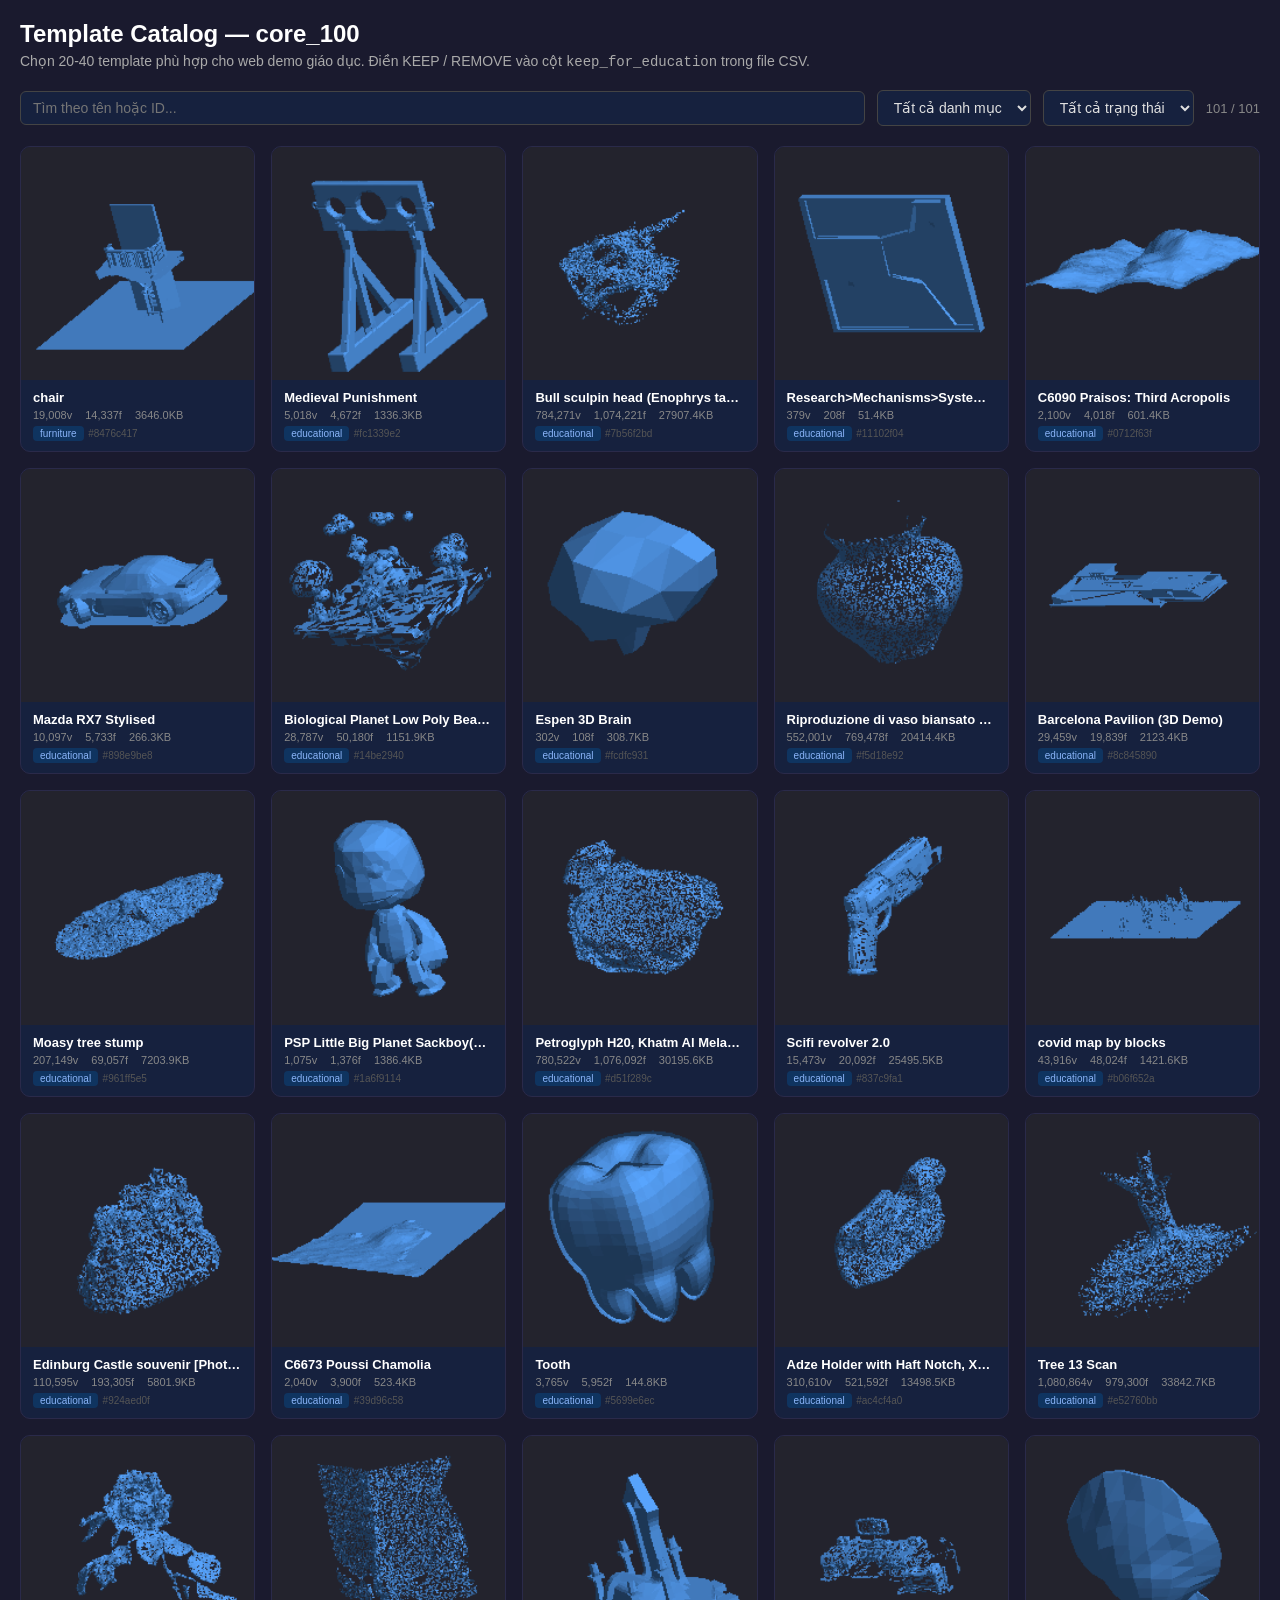
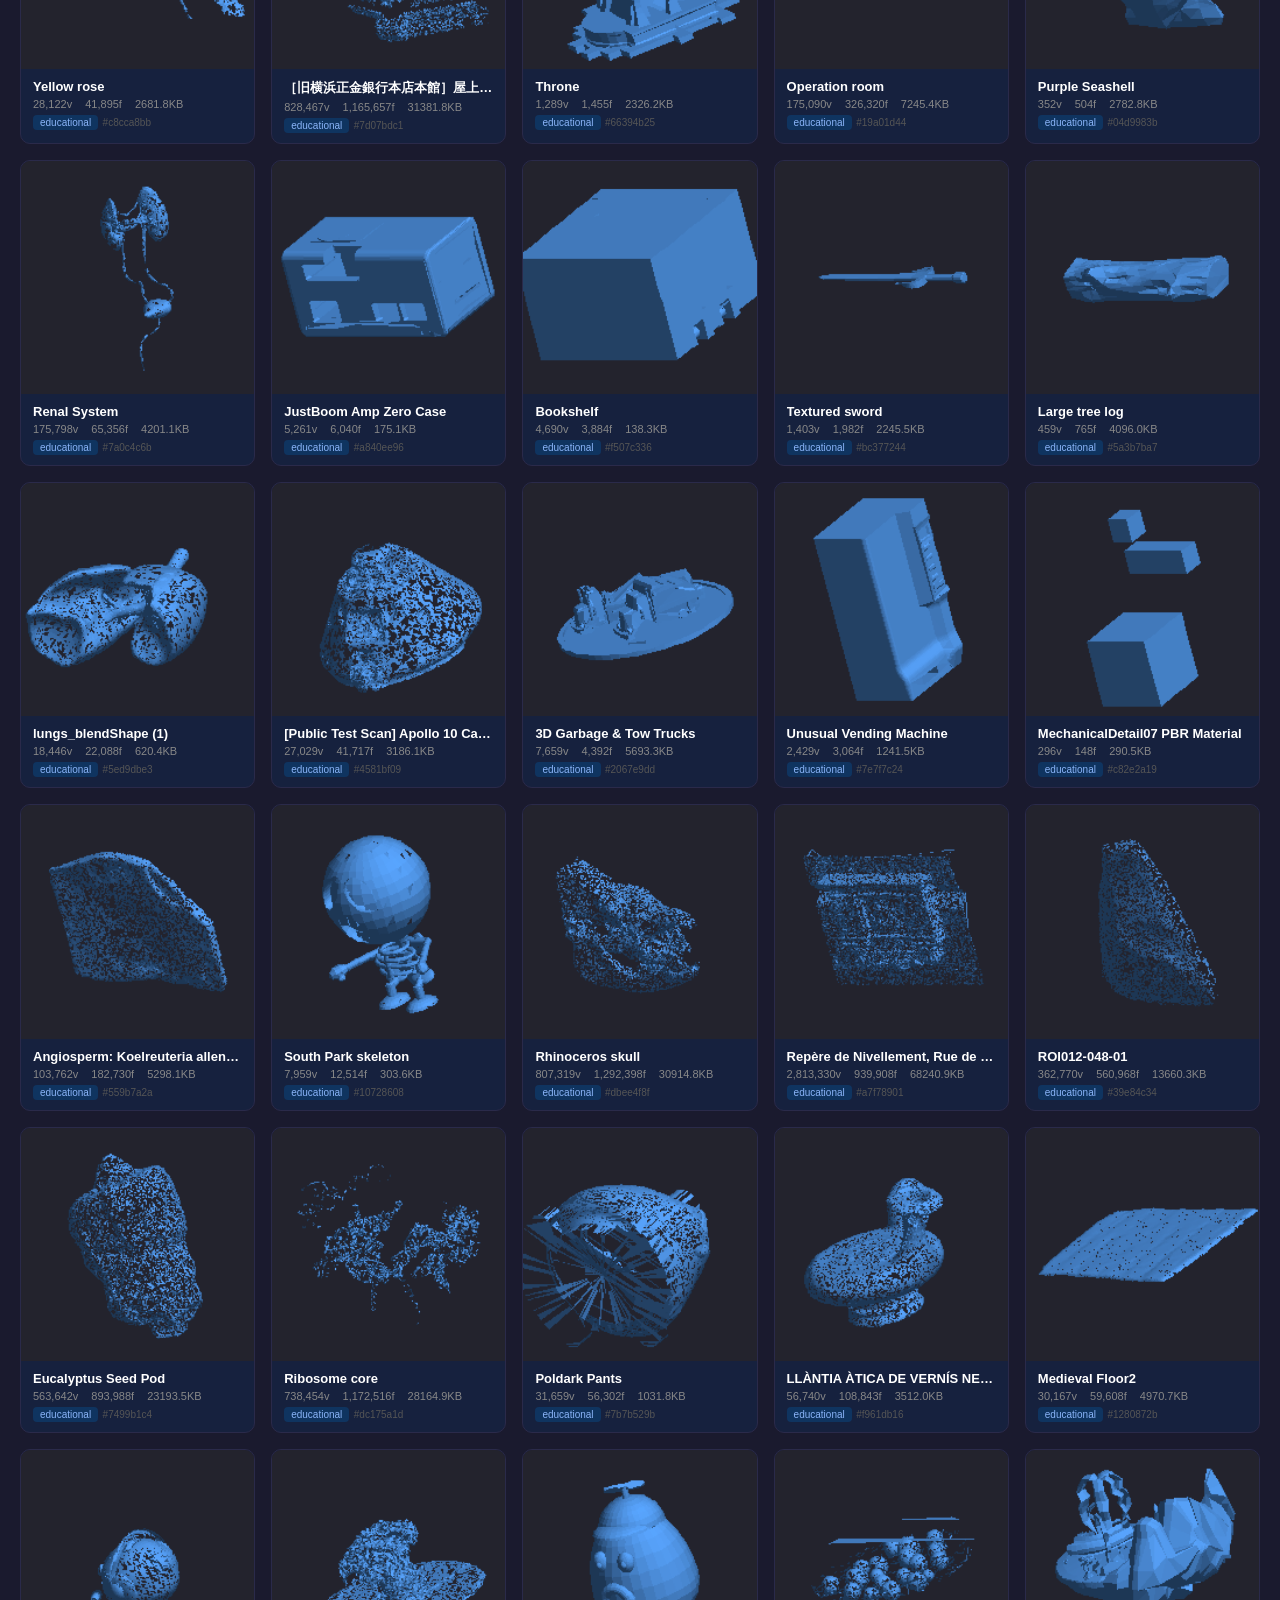
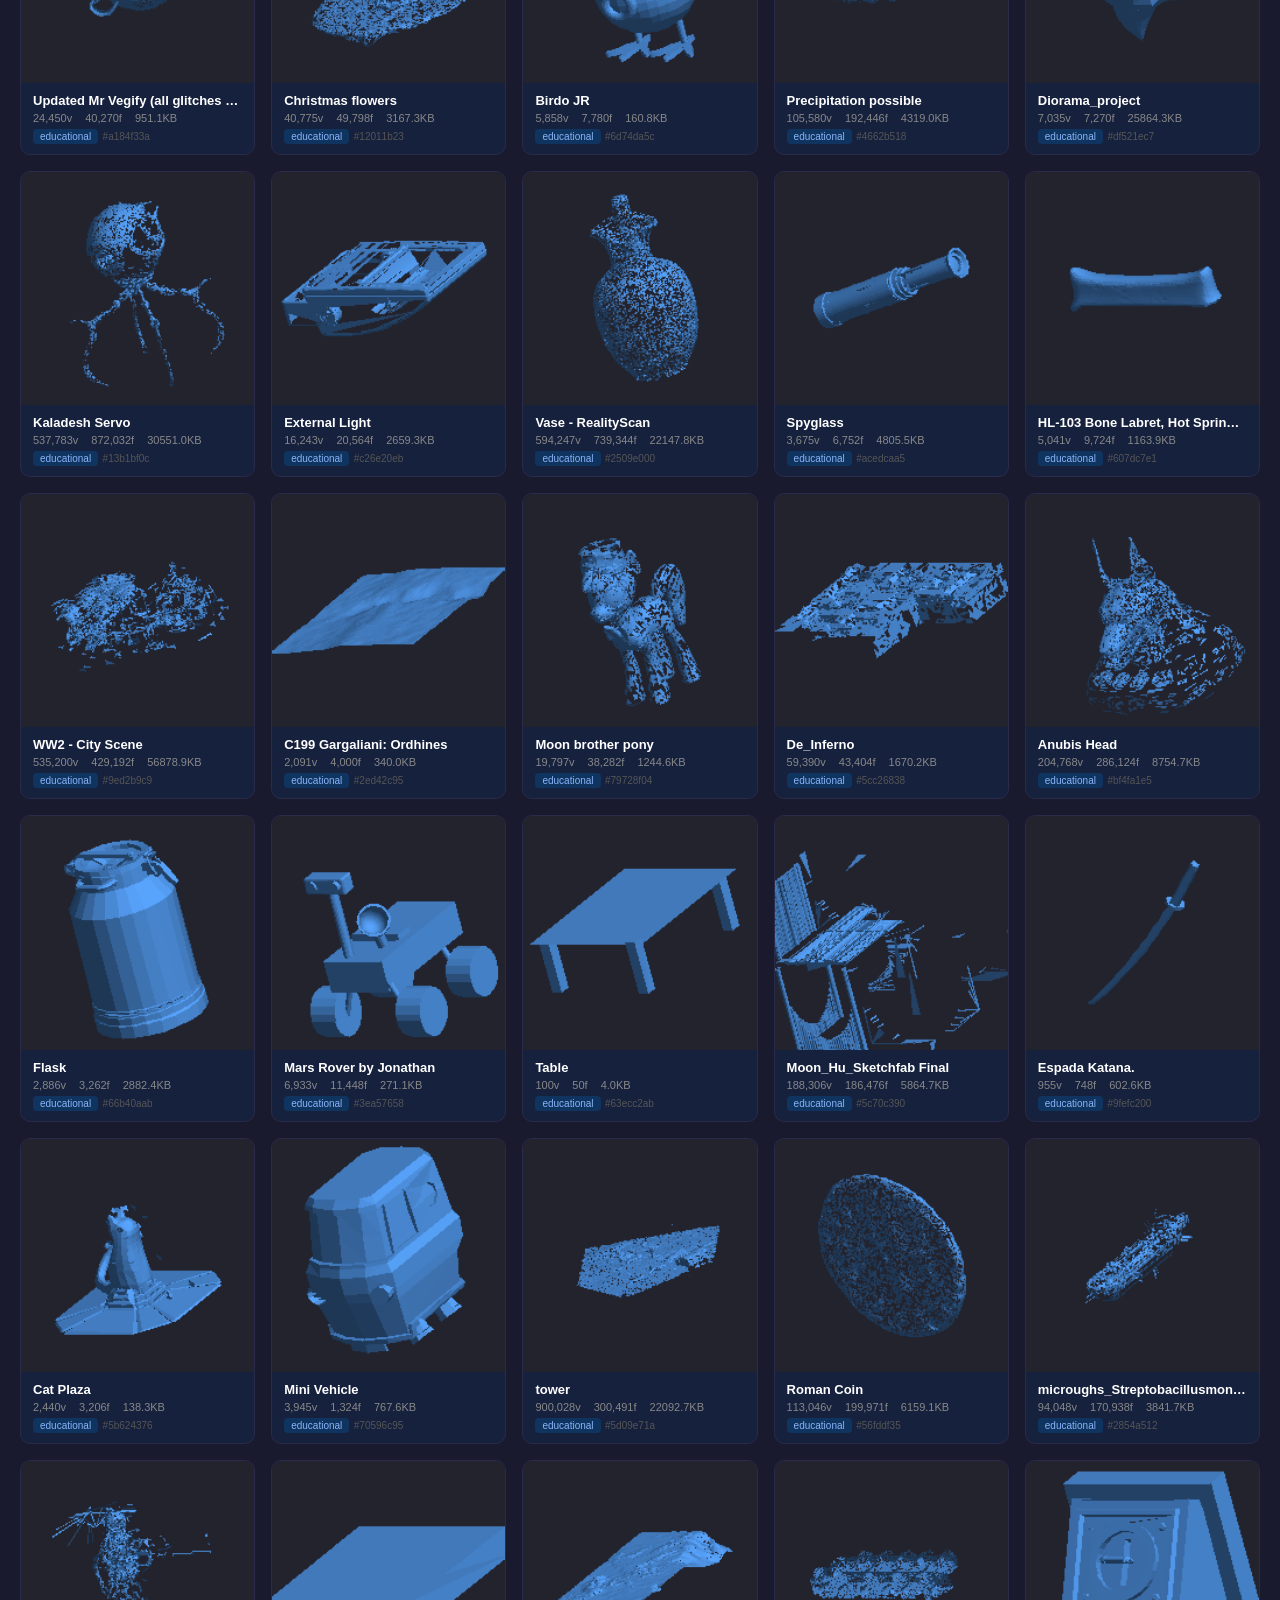
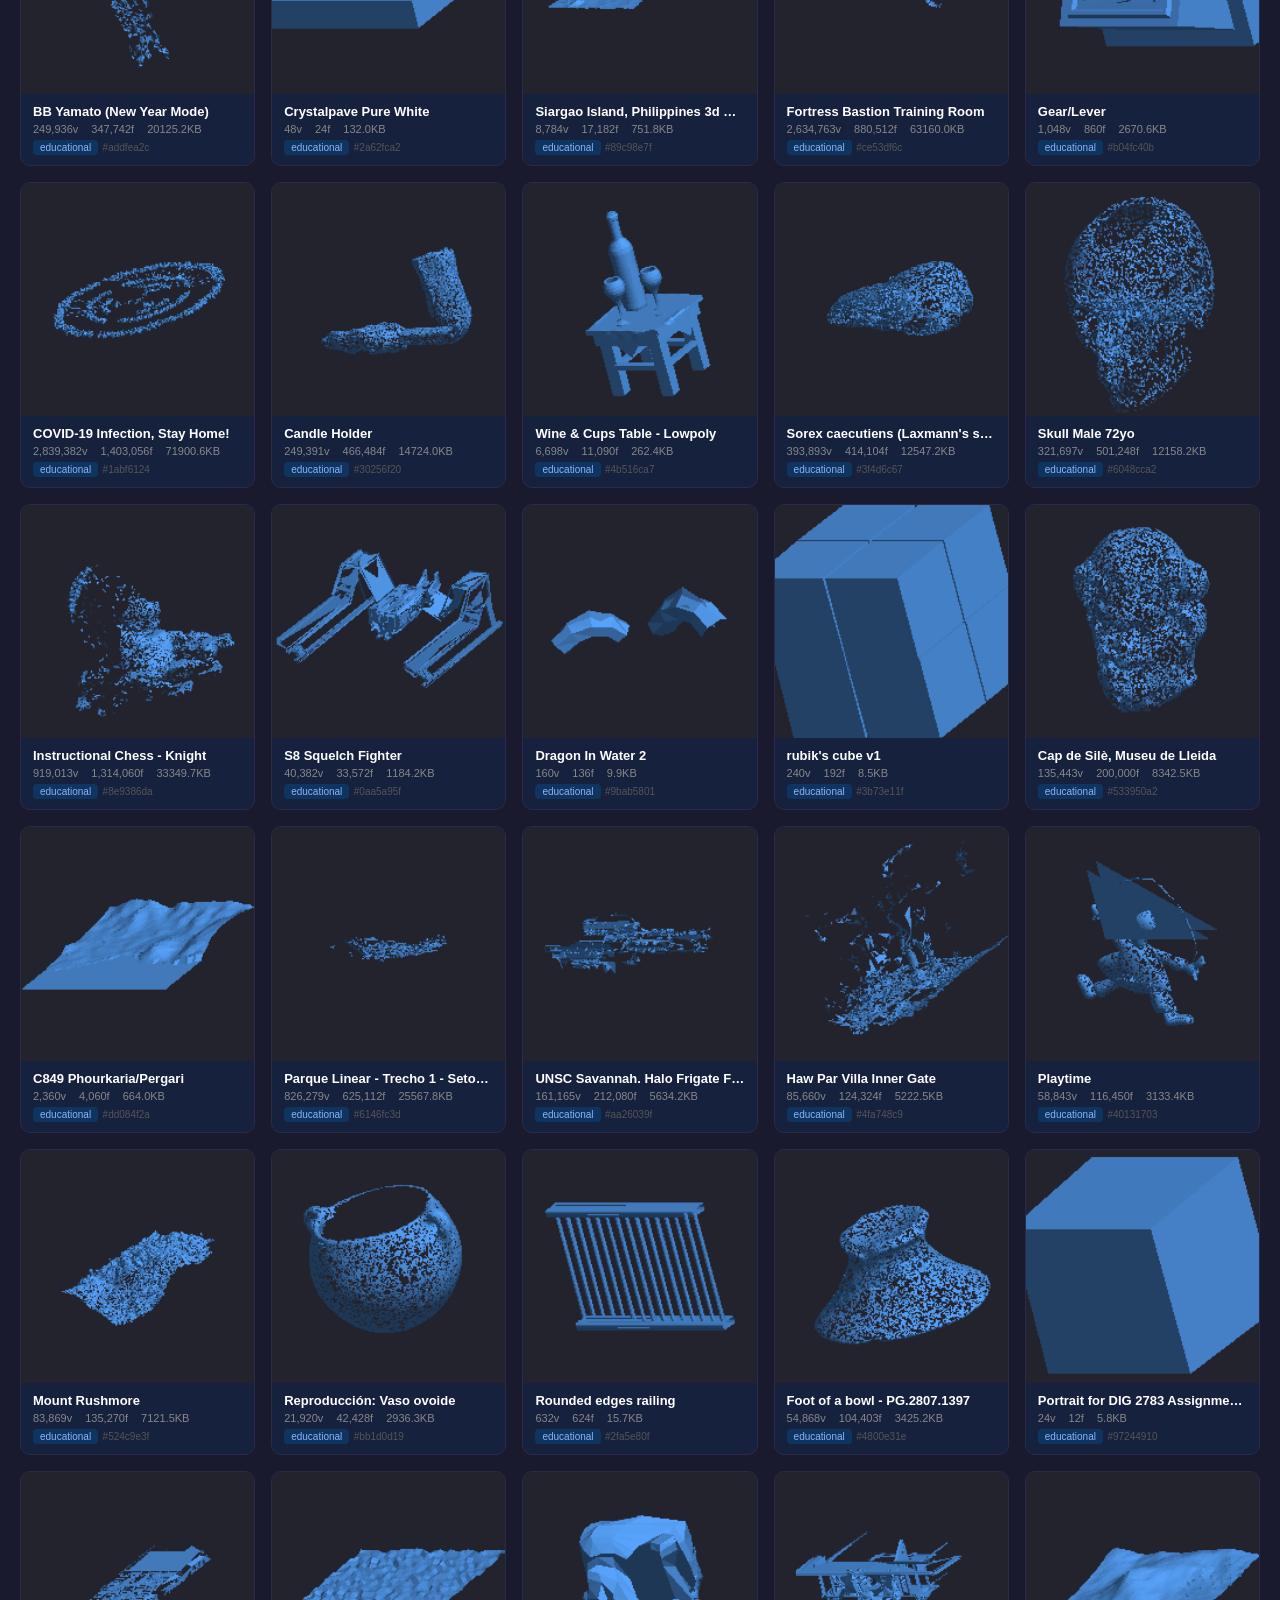
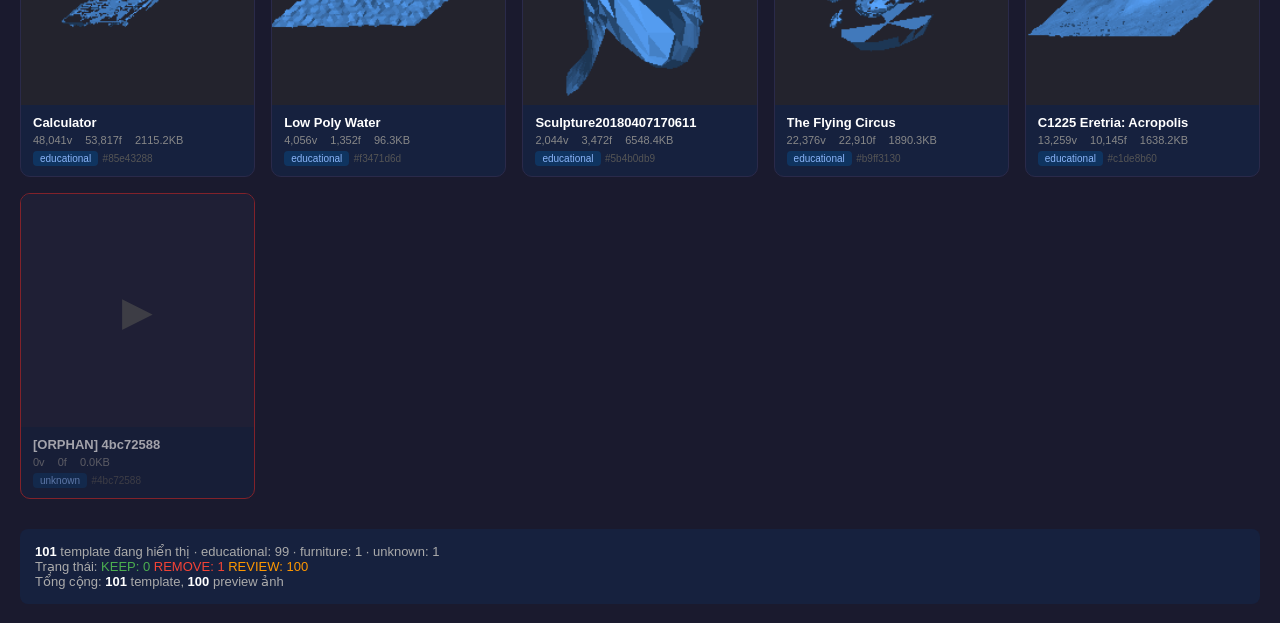
<file: docs/template_catalog/index.html>
<!DOCTYPE html>
<html lang="vi">
<head>
<meta charset="UTF-8">
<meta name="viewport" content="width=device-width, initial-scale=1.0">
<title>Template Catalog — core_100</title>
<style>
* { margin:0; padding:0; box-sizing:border-box; }
body { font-family: -apple-system, BlinkMacSystemFont, 'Segoe UI', Roboto, sans-serif; background: #1a1a2e; color: #e0e0e0; padding: 20px; }
h1 { font-size: 24px; margin-bottom: 5px; color: #fff; }
.subtitle { color: #aaa; margin-bottom: 20px; font-size: 14px; }
.controls { display: flex; gap: 12px; margin-bottom: 20px; flex-wrap: wrap; align-items: center; }
.controls input, .controls select { padding: 8px 12px; border: 1px solid #444; border-radius: 6px; background: #16213e; color: #e0e0e0; font-size: 14px; }
.controls input { flex: 1; min-width: 200px; }
.controls select { min-width: 150px; }
.controls .count { color: #888; font-size: 13px; margin-left: auto; }
.gallery { display: grid; grid-template-columns: repeat(auto-fill, minmax(200px, 1fr)); gap: 16px; }
.card { background: #16213e; border-radius: 10px; overflow: hidden; border: 1px solid #2a2a4a; transition: transform 0.15s, box-shadow 0.15s; }
.card:hover { transform: translateY(-2px); box-shadow: 0 6px 20px rgba(0,0,0,0.4); }
.card .thumb { width: 100%; aspect-ratio: 1; background: #23233a; display: flex; align-items: center; justify-content: center; }
.card .thumb img { width: 100%; height: 100%; object-fit: contain; }
.card .thumb .no-thumb { color: #555; font-size: 40px; }
.card .info { padding: 10px 12px; }
.card .info .name { font-size: 13px; font-weight: 600; color: #fff; white-space: nowrap; overflow: hidden; text-overflow: ellipsis; }
.card .info .meta { font-size: 11px; color: #888; margin-top: 4px; }
.card .info .meta span { margin-right: 10px; }
.card .info .cat-tag { display: inline-block; font-size: 10px; padding: 2px 7px; border-radius: 4px; background: #0f3460; color: #8ab4f8; margin-top: 5px; }
.card .info .id-tag { font-size: 10px; color: #555; }
.card.status-KEEP { border-color: #2e7d32; }
.card.status-REMOVE { border-color: #c62828; opacity: 0.6; }
.stats { margin-top: 30px; padding: 15px; background: #16213e; border-radius: 8px; font-size: 13px; color: #aaa; }
.stats strong { color: #fff; }
</style>
</head>
<body>

<h1>Template Catalog — core_100</h1>
<p class="subtitle">Chọn 20-40 template phù hợp cho web demo giáo dục. Điền KEEP / REMOVE vào cột <code>keep_for_education</code> trong file CSV.</p>

<div class="controls">
  <input type="text" id="search" placeholder="Tìm theo tên hoặc ID..." oninput="filterGallery()">
  <select id="catFilter" onchange="filterGallery()">
    <option value="">Tất cả danh mục</option>
        <option value="educational">educational</option>
    <option value="furniture">furniture</option>
    <option value="unknown">unknown</option>
  </select>
  <select id="statusFilter" onchange="filterGallery()">
    <option value="">Tất cả trạng thái</option>
    <option value="KEEP">KEEP</option>
    <option value="REMOVE">REMOVE</option>
    <option value="REVIEW">REVIEW</option>
  </select>
  <span class="count" id="count">0 / 101</span>
</div>

<div class="gallery" id="gallery">
  <div class="card " data-idx="0" data-name="chair" data-id="8476c417" data-cat="furniture" data-status="REVIEW">
    <div class="thumb"><img src="thumbnails/8476c4170df24cf5bbe6967222d1a42d.png" alt="chair"></div>
    <div class="info">
      <div class="name" title="chair">chair</div>
      <div class="meta">
        <span>19,008v</span>
        <span>14,337f</span>
        <span>3646.0KB</span>
      </div>
      <span class="cat-tag">furniture</span>
      <span class="id-tag">#8476c417</span>
    </div>
  </div>
  <div class="card " data-idx="1" data-name="medieval punishment" data-id="fc1339e2" data-cat="educational" data-status="REVIEW">
    <div class="thumb"><img src="thumbnails/fc1339e225b7408caec82681be2746c5.png" alt="Medieval Punishment"></div>
    <div class="info">
      <div class="name" title="Medieval Punishment">Medieval Punishment</div>
      <div class="meta">
        <span>5,018v</span>
        <span>4,672f</span>
        <span>1336.3KB</span>
      </div>
      <span class="cat-tag">educational</span>
      <span class="id-tag">#fc1339e2</span>
    </div>
  </div>
  <div class="card " data-idx="2" data-name="bull sculpin head (enophrys taurina)" data-id="7b56f2bd" data-cat="educational" data-status="REVIEW">
    <div class="thumb"><img src="thumbnails/7b56f2bdfd2845588f6bde0c5362fd0d.png" alt="Bull sculpin head (Enophrys taurina)"></div>
    <div class="info">
      <div class="name" title="Bull sculpin head (Enophrys taurina)">Bull sculpin head (Enophrys taurina)</div>
      <div class="meta">
        <span>784,271v</span>
        <span>1,074,221f</span>
        <span>27907.4KB</span>
      </div>
      <span class="cat-tag">educational</span>
      <span class="id-tag">#7b56f2bd</span>
    </div>
  </div>
  <div class="card " data-idx="3" data-name="research>mechanisms>systems>mark vi/vii gate" data-id="11102f04" data-cat="educational" data-status="REVIEW">
    <div class="thumb"><img src="thumbnails/11102f046e7846b8b4053bce5779d95c.png" alt="Research>Mechanisms>Systems>Mark VI/VII Gate"></div>
    <div class="info">
      <div class="name" title="Research>Mechanisms>Systems>Mark VI/VII Gate">Research>Mechanisms>Systems>Mark VI/VII Gate</div>
      <div class="meta">
        <span>379v</span>
        <span>208f</span>
        <span>51.4KB</span>
      </div>
      <span class="cat-tag">educational</span>
      <span class="id-tag">#11102f04</span>
    </div>
  </div>
  <div class="card " data-idx="4" data-name="c6090 praisos: third acropolis" data-id="0712f63f" data-cat="educational" data-status="REVIEW">
    <div class="thumb"><img src="thumbnails/0712f63f7e714e0d8d1247a08ec1f7fe.png" alt="C6090 Praisos: Third Acropolis"></div>
    <div class="info">
      <div class="name" title="C6090 Praisos: Third Acropolis">C6090 Praisos: Third Acropolis</div>
      <div class="meta">
        <span>2,100v</span>
        <span>4,018f</span>
        <span>601.4KB</span>
      </div>
      <span class="cat-tag">educational</span>
      <span class="id-tag">#0712f63f</span>
    </div>
  </div>
  <div class="card " data-idx="5" data-name="mazda rx7 stylised" data-id="898e9be8" data-cat="educational" data-status="REVIEW">
    <div class="thumb"><img src="thumbnails/898e9be8c8964f6298188a2901216e80.png" alt="Mazda RX7 Stylised"></div>
    <div class="info">
      <div class="name" title="Mazda RX7 Stylised">Mazda RX7 Stylised</div>
      <div class="meta">
        <span>10,097v</span>
        <span>5,733f</span>
        <span>266.3KB</span>
      </div>
      <span class="cat-tag">educational</span>
      <span class="id-tag">#898e9be8</span>
    </div>
  </div>
  <div class="card " data-idx="6" data-name="biological planet low poly bear 03 2" data-id="14be2940" data-cat="educational" data-status="REVIEW">
    <div class="thumb"><img src="thumbnails/14be2940b43541168e157a7ccfb60560.png" alt="Biological Planet Low Poly Bear 03 2"></div>
    <div class="info">
      <div class="name" title="Biological Planet Low Poly Bear 03 2">Biological Planet Low Poly Bear 03 2</div>
      <div class="meta">
        <span>28,787v</span>
        <span>50,180f</span>
        <span>1151.9KB</span>
      </div>
      <span class="cat-tag">educational</span>
      <span class="id-tag">#14be2940</span>
    </div>
  </div>
  <div class="card " data-idx="7" data-name="espen 3d brain" data-id="fcdfc931" data-cat="educational" data-status="REVIEW">
    <div class="thumb"><img src="thumbnails/fcdfc931f73b4865a4a4005c65fc2afe.png" alt="Espen 3D Brain"></div>
    <div class="info">
      <div class="name" title="Espen 3D Brain">Espen 3D Brain</div>
      <div class="meta">
        <span>302v</span>
        <span>108f</span>
        <span>308.7KB</span>
      </div>
      <span class="cat-tag">educational</span>
      <span class="id-tag">#fcdfc931</span>
    </div>
  </div>
  <div class="card " data-idx="8" data-name="riproduzione di vaso biansato tardoromano" data-id="f5d18e92" data-cat="educational" data-status="REVIEW">
    <div class="thumb"><img src="thumbnails/f5d18e9222814a8697a7902238139be5.png" alt="Riproduzione di vaso biansato tardoromano"></div>
    <div class="info">
      <div class="name" title="Riproduzione di vaso biansato tardoromano">Riproduzione di vaso biansato tardoromano</div>
      <div class="meta">
        <span>552,001v</span>
        <span>769,478f</span>
        <span>20414.4KB</span>
      </div>
      <span class="cat-tag">educational</span>
      <span class="id-tag">#f5d18e92</span>
    </div>
  </div>
  <div class="card " data-idx="9" data-name="barcelona pavilion (3d demo)" data-id="8c845890" data-cat="educational" data-status="REVIEW">
    <div class="thumb"><img src="thumbnails/8c84589050f94176b03140693388cd8e.png" alt="Barcelona Pavilion (3D Demo)"></div>
    <div class="info">
      <div class="name" title="Barcelona Pavilion (3D Demo)">Barcelona Pavilion (3D Demo)</div>
      <div class="meta">
        <span>29,459v</span>
        <span>19,839f</span>
        <span>2123.4KB</span>
      </div>
      <span class="cat-tag">educational</span>
      <span class="id-tag">#8c845890</span>
    </div>
  </div>
  <div class="card " data-idx="10" data-name="moasy tree stump" data-id="961ff5e5" data-cat="educational" data-status="REVIEW">
    <div class="thumb"><img src="thumbnails/961ff5e59afa4c34ae7cfa8687f67764.png" alt="Moasy tree stump"></div>
    <div class="info">
      <div class="name" title="Moasy tree stump">Moasy tree stump</div>
      <div class="meta">
        <span>207,149v</span>
        <span>69,057f</span>
        <span>7203.9KB</span>
      </div>
      <span class="cat-tag">educational</span>
      <span class="id-tag">#961ff5e5</span>
    </div>
  </div>
  <div class="card " data-idx="11" data-name="psp little big planet sackboy(hd textures)" data-id="1a6f9114" data-cat="educational" data-status="REVIEW">
    <div class="thumb"><img src="thumbnails/1a6f91147e464a03a212c372cee14120.png" alt="PSP Little Big Planet Sackboy(HD Textures)"></div>
    <div class="info">
      <div class="name" title="PSP Little Big Planet Sackboy(HD Textures)">PSP Little Big Planet Sackboy(HD Textures)</div>
      <div class="meta">
        <span>1,075v</span>
        <span>1,376f</span>
        <span>1386.4KB</span>
      </div>
      <span class="cat-tag">educational</span>
      <span class="id-tag">#1a6f9114</span>
    </div>
  </div>
  <div class="card " data-idx="12" data-name="petroglyph h20, khatm al melaha, kalba, sharjah" data-id="d51f289c" data-cat="educational" data-status="REVIEW">
    <div class="thumb"><img src="thumbnails/d51f289c57c046d39426ae90a9ace6e8.png" alt="Petroglyph H20, Khatm Al Melaha, Kalba, Sharjah"></div>
    <div class="info">
      <div class="name" title="Petroglyph H20, Khatm Al Melaha, Kalba, Sharjah">Petroglyph H20, Khatm Al Melaha, Kalba, Sharjah</div>
      <div class="meta">
        <span>780,522v</span>
        <span>1,076,092f</span>
        <span>30195.6KB</span>
      </div>
      <span class="cat-tag">educational</span>
      <span class="id-tag">#d51f289c</span>
    </div>
  </div>
  <div class="card " data-idx="13" data-name="scifi revolver 2.0" data-id="837c9fa1" data-cat="educational" data-status="REVIEW">
    <div class="thumb"><img src="thumbnails/837c9fa18e024e8a82293e2145e91fd8.png" alt="Scifi revolver 2.0"></div>
    <div class="info">
      <div class="name" title="Scifi revolver 2.0">Scifi revolver 2.0</div>
      <div class="meta">
        <span>15,473v</span>
        <span>20,092f</span>
        <span>25495.5KB</span>
      </div>
      <span class="cat-tag">educational</span>
      <span class="id-tag">#837c9fa1</span>
    </div>
  </div>
  <div class="card " data-idx="14" data-name="covid map by blocks" data-id="b06f652a" data-cat="educational" data-status="REVIEW">
    <div class="thumb"><img src="thumbnails/b06f652a17c44a0998a93c5c7e2188f8.png" alt="covid map by blocks"></div>
    <div class="info">
      <div class="name" title="covid map by blocks">covid map by blocks</div>
      <div class="meta">
        <span>43,916v</span>
        <span>48,024f</span>
        <span>1421.6KB</span>
      </div>
      <span class="cat-tag">educational</span>
      <span class="id-tag">#b06f652a</span>
    </div>
  </div>
  <div class="card " data-idx="15" data-name="edinburg castle souvenir [photogrammetry]" data-id="924aed0f" data-cat="educational" data-status="REVIEW">
    <div class="thumb"><img src="thumbnails/924aed0fa1cb4ae4a9071a3c49044f14.png" alt="Edinburg Castle souvenir [Photogrammetry]"></div>
    <div class="info">
      <div class="name" title="Edinburg Castle souvenir [Photogrammetry]">Edinburg Castle souvenir [Photogrammetry]</div>
      <div class="meta">
        <span>110,595v</span>
        <span>193,305f</span>
        <span>5801.9KB</span>
      </div>
      <span class="cat-tag">educational</span>
      <span class="id-tag">#924aed0f</span>
    </div>
  </div>
  <div class="card " data-idx="16" data-name="c6673 poussi chamolia" data-id="39d96c58" data-cat="educational" data-status="REVIEW">
    <div class="thumb"><img src="thumbnails/39d96c58470146d5a7cecd91a8989ac9.png" alt="C6673 Poussi Chamolia"></div>
    <div class="info">
      <div class="name" title="C6673 Poussi Chamolia">C6673 Poussi Chamolia</div>
      <div class="meta">
        <span>2,040v</span>
        <span>3,900f</span>
        <span>523.4KB</span>
      </div>
      <span class="cat-tag">educational</span>
      <span class="id-tag">#39d96c58</span>
    </div>
  </div>
  <div class="card " data-idx="17" data-name="tooth" data-id="5699e6ec" data-cat="educational" data-status="REVIEW">
    <div class="thumb"><img src="thumbnails/5699e6ec5c0f40b1ad0f78264595133d.png" alt="Tooth"></div>
    <div class="info">
      <div class="name" title="Tooth">Tooth</div>
      <div class="meta">
        <span>3,765v</span>
        <span>5,952f</span>
        <span>144.8KB</span>
      </div>
      <span class="cat-tag">educational</span>
      <span class="id-tag">#5699e6ec</span>
    </div>
  </div>
  <div class="card " data-idx="18" data-name="adze holder with haft notch, xcb-105-3699" data-id="ac4cf4a0" data-cat="educational" data-status="REVIEW">
    <div class="thumb"><img src="thumbnails/ac4cf4a0ee1740a08478bc9be83454e9.png" alt="Adze Holder with Haft Notch, XCB-105-3699"></div>
    <div class="info">
      <div class="name" title="Adze Holder with Haft Notch, XCB-105-3699">Adze Holder with Haft Notch, XCB-105-3699</div>
      <div class="meta">
        <span>310,610v</span>
        <span>521,592f</span>
        <span>13498.5KB</span>
      </div>
      <span class="cat-tag">educational</span>
      <span class="id-tag">#ac4cf4a0</span>
    </div>
  </div>
  <div class="card " data-idx="19" data-name="tree 13 scan" data-id="e52760bb" data-cat="educational" data-status="REVIEW">
    <div class="thumb"><img src="thumbnails/e52760bb92d540c191def3b211cf0d9e.png" alt="Tree 13 Scan"></div>
    <div class="info">
      <div class="name" title="Tree 13 Scan">Tree 13 Scan</div>
      <div class="meta">
        <span>1,080,864v</span>
        <span>979,300f</span>
        <span>33842.7KB</span>
      </div>
      <span class="cat-tag">educational</span>
      <span class="id-tag">#e52760bb</span>
    </div>
  </div>
  <div class="card " data-idx="20" data-name="yellow rose" data-id="c8cca8bb" data-cat="educational" data-status="REVIEW">
    <div class="thumb"><img src="thumbnails/c8cca8bb201d40e3bb5a6f0010f46aa8.png" alt="Yellow rose"></div>
    <div class="info">
      <div class="name" title="Yellow rose">Yellow rose</div>
      <div class="meta">
        <span>28,122v</span>
        <span>41,895f</span>
        <span>2681.8KB</span>
      </div>
      <span class="cat-tag">educational</span>
      <span class="id-tag">#c8cca8bb</span>
    </div>
  </div>
  <div class="card " data-idx="21" data-name="［旧横浜正金銀行本店本館］屋上ドームのドルフィン装飾" data-id="7d07bdc1" data-cat="educational" data-status="REVIEW">
    <div class="thumb"><img src="thumbnails/7d07bdc17ac247dc8421c2449dcf425b.png" alt="［旧横浜正金銀行本店本館］屋上ドームのドルフィン装飾"></div>
    <div class="info">
      <div class="name" title="［旧横浜正金銀行本店本館］屋上ドームのドルフィン装飾">［旧横浜正金銀行本店本館］屋上ドームのドルフィン装飾</div>
      <div class="meta">
        <span>828,467v</span>
        <span>1,165,657f</span>
        <span>31381.8KB</span>
      </div>
      <span class="cat-tag">educational</span>
      <span class="id-tag">#7d07bdc1</span>
    </div>
  </div>
  <div class="card " data-idx="22" data-name="throne" data-id="66394b25" data-cat="educational" data-status="REVIEW">
    <div class="thumb"><img src="thumbnails/66394b25957e4bb4898a60f7a7c2d122.png" alt="Throne"></div>
    <div class="info">
      <div class="name" title="Throne">Throne</div>
      <div class="meta">
        <span>1,289v</span>
        <span>1,455f</span>
        <span>2326.2KB</span>
      </div>
      <span class="cat-tag">educational</span>
      <span class="id-tag">#66394b25</span>
    </div>
  </div>
  <div class="card " data-idx="23" data-name="operation room" data-id="19a01d44" data-cat="educational" data-status="REVIEW">
    <div class="thumb"><img src="thumbnails/19a01d44ba494164ab861372ec36a667.png" alt="Operation room"></div>
    <div class="info">
      <div class="name" title="Operation room">Operation room</div>
      <div class="meta">
        <span>175,090v</span>
        <span>326,320f</span>
        <span>7245.4KB</span>
      </div>
      <span class="cat-tag">educational</span>
      <span class="id-tag">#19a01d44</span>
    </div>
  </div>
  <div class="card " data-idx="24" data-name="purple seashell" data-id="04d9983b" data-cat="educational" data-status="REVIEW">
    <div class="thumb"><img src="thumbnails/04d9983ba04242fe99182d4506ea0714.png" alt="Purple Seashell"></div>
    <div class="info">
      <div class="name" title="Purple Seashell">Purple Seashell</div>
      <div class="meta">
        <span>352v</span>
        <span>504f</span>
        <span>2782.8KB</span>
      </div>
      <span class="cat-tag">educational</span>
      <span class="id-tag">#04d9983b</span>
    </div>
  </div>
  <div class="card " data-idx="25" data-name="renal system" data-id="7a0c4c6b" data-cat="educational" data-status="REVIEW">
    <div class="thumb"><img src="thumbnails/7a0c4c6bd5d84f7daf5fcfc5d20516c9.png" alt="Renal System"></div>
    <div class="info">
      <div class="name" title="Renal System">Renal System</div>
      <div class="meta">
        <span>175,798v</span>
        <span>65,356f</span>
        <span>4201.1KB</span>
      </div>
      <span class="cat-tag">educational</span>
      <span class="id-tag">#7a0c4c6b</span>
    </div>
  </div>
  <div class="card " data-idx="26" data-name="justboom amp zero case" data-id="a840ee96" data-cat="educational" data-status="REVIEW">
    <div class="thumb"><img src="thumbnails/a840ee964e684993877fafe9f18d343d.png" alt="JustBoom Amp Zero Case"></div>
    <div class="info">
      <div class="name" title="JustBoom Amp Zero Case">JustBoom Amp Zero Case</div>
      <div class="meta">
        <span>5,261v</span>
        <span>6,040f</span>
        <span>175.1KB</span>
      </div>
      <span class="cat-tag">educational</span>
      <span class="id-tag">#a840ee96</span>
    </div>
  </div>
  <div class="card " data-idx="27" data-name="bookshelf" data-id="f507c336" data-cat="educational" data-status="REVIEW">
    <div class="thumb"><img src="thumbnails/f507c33668e34d16b9306e8a8350f229.png" alt="Bookshelf"></div>
    <div class="info">
      <div class="name" title="Bookshelf">Bookshelf</div>
      <div class="meta">
        <span>4,690v</span>
        <span>3,884f</span>
        <span>138.3KB</span>
      </div>
      <span class="cat-tag">educational</span>
      <span class="id-tag">#f507c336</span>
    </div>
  </div>
  <div class="card " data-idx="28" data-name="textured sword" data-id="bc377244" data-cat="educational" data-status="REVIEW">
    <div class="thumb"><img src="thumbnails/bc377244fc5a48499294d3890e6d0e8a.png" alt="Textured sword"></div>
    <div class="info">
      <div class="name" title="Textured sword">Textured sword</div>
      <div class="meta">
        <span>1,403v</span>
        <span>1,982f</span>
        <span>2245.5KB</span>
      </div>
      <span class="cat-tag">educational</span>
      <span class="id-tag">#bc377244</span>
    </div>
  </div>
  <div class="card " data-idx="29" data-name="large tree log" data-id="5a3b7ba7" data-cat="educational" data-status="REVIEW">
    <div class="thumb"><img src="thumbnails/5a3b7ba7b639427ea970ccca90553aab.png" alt="Large tree log"></div>
    <div class="info">
      <div class="name" title="Large tree log">Large tree log</div>
      <div class="meta">
        <span>459v</span>
        <span>765f</span>
        <span>4096.0KB</span>
      </div>
      <span class="cat-tag">educational</span>
      <span class="id-tag">#5a3b7ba7</span>
    </div>
  </div>
  <div class="card " data-idx="30" data-name="lungs_blendshape (1)" data-id="5ed9dbe3" data-cat="educational" data-status="REVIEW">
    <div class="thumb"><img src="thumbnails/5ed9dbe3d248407fb09d7959b3f13eb4.png" alt="lungs_blendShape (1)"></div>
    <div class="info">
      <div class="name" title="lungs_blendShape (1)">lungs_blendShape (1)</div>
      <div class="meta">
        <span>18,446v</span>
        <span>22,088f</span>
        <span>620.4KB</span>
      </div>
      <span class="cat-tag">educational</span>
      <span class="id-tag">#5ed9dbe3</span>
    </div>
  </div>
  <div class="card " data-idx="31" data-name="[public test scan] apollo 10 capsule" data-id="4581bf09" data-cat="educational" data-status="REVIEW">
    <div class="thumb"><img src="thumbnails/4581bf090daa400a81156eef3936a981.png" alt="[Public Test Scan] Apollo 10 Capsule"></div>
    <div class="info">
      <div class="name" title="[Public Test Scan] Apollo 10 Capsule">[Public Test Scan] Apollo 10 Capsule</div>
      <div class="meta">
        <span>27,029v</span>
        <span>41,717f</span>
        <span>3186.1KB</span>
      </div>
      <span class="cat-tag">educational</span>
      <span class="id-tag">#4581bf09</span>
    </div>
  </div>
  <div class="card " data-idx="32" data-name="3d garbage & tow trucks" data-id="2067e9dd" data-cat="educational" data-status="REVIEW">
    <div class="thumb"><img src="thumbnails/2067e9ddb55d41a5a09d450a6bc5aec3.png" alt="3D Garbage & Tow Trucks"></div>
    <div class="info">
      <div class="name" title="3D Garbage & Tow Trucks">3D Garbage & Tow Trucks</div>
      <div class="meta">
        <span>7,659v</span>
        <span>4,392f</span>
        <span>5693.3KB</span>
      </div>
      <span class="cat-tag">educational</span>
      <span class="id-tag">#2067e9dd</span>
    </div>
  </div>
  <div class="card " data-idx="33" data-name="unusual vending machine" data-id="7e7f7c24" data-cat="educational" data-status="REVIEW">
    <div class="thumb"><img src="thumbnails/7e7f7c2442a748079a0d610d0bac5aa0.png" alt="Unusual Vending Machine"></div>
    <div class="info">
      <div class="name" title="Unusual Vending Machine">Unusual Vending Machine</div>
      <div class="meta">
        <span>2,429v</span>
        <span>3,064f</span>
        <span>1241.5KB</span>
      </div>
      <span class="cat-tag">educational</span>
      <span class="id-tag">#7e7f7c24</span>
    </div>
  </div>
  <div class="card " data-idx="34" data-name="mechanicaldetail07 pbr material" data-id="c82e2a19" data-cat="educational" data-status="REVIEW">
    <div class="thumb"><img src="thumbnails/c82e2a19e37542619ce05741382af551.png" alt="MechanicalDetail07 PBR Material"></div>
    <div class="info">
      <div class="name" title="MechanicalDetail07 PBR Material">MechanicalDetail07 PBR Material</div>
      <div class="meta">
        <span>296v</span>
        <span>148f</span>
        <span>290.5KB</span>
      </div>
      <span class="cat-tag">educational</span>
      <span class="id-tag">#c82e2a19</span>
    </div>
  </div>
  <div class="card " data-idx="35" data-name="angiosperm: koelreuteria allenii (cornell univ.)" data-id="559b7a2a" data-cat="educational" data-status="REVIEW">
    <div class="thumb"><img src="thumbnails/559b7a2ae50f426a8993b609d22931ff.png" alt="Angiosperm: Koelreuteria allenii (Cornell Univ.)"></div>
    <div class="info">
      <div class="name" title="Angiosperm: Koelreuteria allenii (Cornell Univ.)">Angiosperm: Koelreuteria allenii (Cornell Univ.)</div>
      <div class="meta">
        <span>103,762v</span>
        <span>182,730f</span>
        <span>5298.1KB</span>
      </div>
      <span class="cat-tag">educational</span>
      <span class="id-tag">#559b7a2a</span>
    </div>
  </div>
  <div class="card " data-idx="36" data-name="south park skeleton" data-id="10728608" data-cat="educational" data-status="REVIEW">
    <div class="thumb"><img src="thumbnails/1072860880a342cc9017a65823ff5a87.png" alt="South Park skeleton"></div>
    <div class="info">
      <div class="name" title="South Park skeleton">South Park skeleton</div>
      <div class="meta">
        <span>7,959v</span>
        <span>12,514f</span>
        <span>303.6KB</span>
      </div>
      <span class="cat-tag">educational</span>
      <span class="id-tag">#10728608</span>
    </div>
  </div>
  <div class="card " data-idx="37" data-name="rhinoceros skull" data-id="dbee4f8f" data-cat="educational" data-status="REVIEW">
    <div class="thumb"><img src="thumbnails/dbee4f8f32fd4a96b5a021137dd4e2c6.png" alt="Rhinoceros skull"></div>
    <div class="info">
      <div class="name" title="Rhinoceros skull">Rhinoceros skull</div>
      <div class="meta">
        <span>807,319v</span>
        <span>1,292,398f</span>
        <span>30914.8KB</span>
      </div>
      <span class="cat-tag">educational</span>
      <span class="id-tag">#dbee4f8f</span>
    </div>
  </div>
  <div class="card " data-idx="38" data-name="repère de nivellement, rue de sévigné" data-id="a7f78901" data-cat="educational" data-status="REVIEW">
    <div class="thumb"><img src="thumbnails/a7f7890116dc48969ee0946942b00f8a.png" alt="Repère de Nivellement, Rue de Sévigné"></div>
    <div class="info">
      <div class="name" title="Repère de Nivellement, Rue de Sévigné">Repère de Nivellement, Rue de Sévigné</div>
      <div class="meta">
        <span>2,813,330v</span>
        <span>939,908f</span>
        <span>68240.9KB</span>
      </div>
      <span class="cat-tag">educational</span>
      <span class="id-tag">#a7f78901</span>
    </div>
  </div>
  <div class="card " data-idx="39" data-name="roi012-048-01" data-id="39e84c34" data-cat="educational" data-status="REVIEW">
    <div class="thumb"><img src="thumbnails/39e84c34928a47a38a60cfdcbf22f60e.png" alt="ROI012-048-01"></div>
    <div class="info">
      <div class="name" title="ROI012-048-01">ROI012-048-01</div>
      <div class="meta">
        <span>362,770v</span>
        <span>560,968f</span>
        <span>13660.3KB</span>
      </div>
      <span class="cat-tag">educational</span>
      <span class="id-tag">#39e84c34</span>
    </div>
  </div>
  <div class="card " data-idx="40" data-name="eucalyptus seed pod" data-id="7499b1c4" data-cat="educational" data-status="REVIEW">
    <div class="thumb"><img src="thumbnails/7499b1c442554928a7aa2a8900f435d9.png" alt="Eucalyptus Seed Pod"></div>
    <div class="info">
      <div class="name" title="Eucalyptus Seed Pod">Eucalyptus Seed Pod</div>
      <div class="meta">
        <span>563,642v</span>
        <span>893,988f</span>
        <span>23193.5KB</span>
      </div>
      <span class="cat-tag">educational</span>
      <span class="id-tag">#7499b1c4</span>
    </div>
  </div>
  <div class="card " data-idx="41" data-name="ribosome core" data-id="dc175a1d" data-cat="educational" data-status="REVIEW">
    <div class="thumb"><img src="thumbnails/dc175a1d3ba94a27a39e7bc7c8934021.png" alt="Ribosome core"></div>
    <div class="info">
      <div class="name" title="Ribosome core">Ribosome core</div>
      <div class="meta">
        <span>738,454v</span>
        <span>1,172,516f</span>
        <span>28164.9KB</span>
      </div>
      <span class="cat-tag">educational</span>
      <span class="id-tag">#dc175a1d</span>
    </div>
  </div>
  <div class="card " data-idx="42" data-name="poldark pants" data-id="7b7b529b" data-cat="educational" data-status="REVIEW">
    <div class="thumb"><img src="thumbnails/7b7b529b77ad43c98f7faffeacd63173.png" alt="Poldark Pants"></div>
    <div class="info">
      <div class="name" title="Poldark Pants">Poldark Pants</div>
      <div class="meta">
        <span>31,659v</span>
        <span>56,302f</span>
        <span>1031.8KB</span>
      </div>
      <span class="cat-tag">educational</span>
      <span class="id-tag">#7b7b529b</span>
    </div>
  </div>
  <div class="card " data-idx="43" data-name="llàntia àtica de vernís negre" data-id="f961db16" data-cat="educational" data-status="REVIEW">
    <div class="thumb"><img src="thumbnails/f961db16ffa84156a7803a62478a11ca.png" alt="LLÀNTIA ÀTICA DE VERNÍS NEGRE"></div>
    <div class="info">
      <div class="name" title="LLÀNTIA ÀTICA DE VERNÍS NEGRE">LLÀNTIA ÀTICA DE VERNÍS NEGRE</div>
      <div class="meta">
        <span>56,740v</span>
        <span>108,843f</span>
        <span>3512.0KB</span>
      </div>
      <span class="cat-tag">educational</span>
      <span class="id-tag">#f961db16</span>
    </div>
  </div>
  <div class="card " data-idx="44" data-name="medieval floor2" data-id="1280872b" data-cat="educational" data-status="REVIEW">
    <div class="thumb"><img src="thumbnails/1280872b95da402b8facb13c38fec32f.png" alt="Medieval Floor2"></div>
    <div class="info">
      <div class="name" title="Medieval Floor2">Medieval Floor2</div>
      <div class="meta">
        <span>30,167v</span>
        <span>59,608f</span>
        <span>4970.7KB</span>
      </div>
      <span class="cat-tag">educational</span>
      <span class="id-tag">#1280872b</span>
    </div>
  </div>
  <div class="card " data-idx="45" data-name="updated mr vegify (all glitches resolved)" data-id="a184f33a" data-cat="educational" data-status="REVIEW">
    <div class="thumb"><img src="thumbnails/a184f33ab2c24c318f71ac4f4bb0115d.png" alt="Updated Mr Vegify (all glitches resolved)"></div>
    <div class="info">
      <div class="name" title="Updated Mr Vegify (all glitches resolved)">Updated Mr Vegify (all glitches resolved)</div>
      <div class="meta">
        <span>24,450v</span>
        <span>40,270f</span>
        <span>951.1KB</span>
      </div>
      <span class="cat-tag">educational</span>
      <span class="id-tag">#a184f33a</span>
    </div>
  </div>
  <div class="card " data-idx="46" data-name="christmas flowers" data-id="12011b23" data-cat="educational" data-status="REVIEW">
    <div class="thumb"><img src="thumbnails/12011b23135340d98c246b5801bbf7b7.png" alt="Christmas flowers"></div>
    <div class="info">
      <div class="name" title="Christmas flowers">Christmas flowers</div>
      <div class="meta">
        <span>40,775v</span>
        <span>49,798f</span>
        <span>3167.3KB</span>
      </div>
      <span class="cat-tag">educational</span>
      <span class="id-tag">#12011b23</span>
    </div>
  </div>
  <div class="card " data-idx="47" data-name="birdo jr" data-id="6d74da5c" data-cat="educational" data-status="REVIEW">
    <div class="thumb"><img src="thumbnails/6d74da5c820a4b30b6f6cf05a8b0d1ad.png" alt="Birdo JR"></div>
    <div class="info">
      <div class="name" title="Birdo JR">Birdo JR</div>
      <div class="meta">
        <span>5,858v</span>
        <span>7,780f</span>
        <span>160.8KB</span>
      </div>
      <span class="cat-tag">educational</span>
      <span class="id-tag">#6d74da5c</span>
    </div>
  </div>
  <div class="card " data-idx="48" data-name="precipitation possible" data-id="4662b518" data-cat="educational" data-status="REVIEW">
    <div class="thumb"><img src="thumbnails/4662b5183a2a43919823ee3f3b71dea6.png" alt="Precipitation possible"></div>
    <div class="info">
      <div class="name" title="Precipitation possible">Precipitation possible</div>
      <div class="meta">
        <span>105,580v</span>
        <span>192,446f</span>
        <span>4319.0KB</span>
      </div>
      <span class="cat-tag">educational</span>
      <span class="id-tag">#4662b518</span>
    </div>
  </div>
  <div class="card " data-idx="49" data-name="diorama_project" data-id="df521ec7" data-cat="educational" data-status="REVIEW">
    <div class="thumb"><img src="thumbnails/df521ec775294f6cac7406d9bdcf1b70.png" alt="Diorama_project"></div>
    <div class="info">
      <div class="name" title="Diorama_project">Diorama_project</div>
      <div class="meta">
        <span>7,035v</span>
        <span>7,270f</span>
        <span>25864.3KB</span>
      </div>
      <span class="cat-tag">educational</span>
      <span class="id-tag">#df521ec7</span>
    </div>
  </div>
  <div class="card " data-idx="50" data-name="kaladesh servo" data-id="13b1bf0c" data-cat="educational" data-status="REVIEW">
    <div class="thumb"><img src="thumbnails/13b1bf0cc3d84730a52a5af63dba6ca3.png" alt="Kaladesh Servo"></div>
    <div class="info">
      <div class="name" title="Kaladesh Servo">Kaladesh Servo</div>
      <div class="meta">
        <span>537,783v</span>
        <span>872,032f</span>
        <span>30551.0KB</span>
      </div>
      <span class="cat-tag">educational</span>
      <span class="id-tag">#13b1bf0c</span>
    </div>
  </div>
  <div class="card " data-idx="51" data-name="external light" data-id="c26e20eb" data-cat="educational" data-status="REVIEW">
    <div class="thumb"><img src="thumbnails/c26e20eb514747e39413eae35e4b2c88.png" alt="External Light"></div>
    <div class="info">
      <div class="name" title="External Light">External Light</div>
      <div class="meta">
        <span>16,243v</span>
        <span>20,564f</span>
        <span>2659.3KB</span>
      </div>
      <span class="cat-tag">educational</span>
      <span class="id-tag">#c26e20eb</span>
    </div>
  </div>
  <div class="card " data-idx="52" data-name="vase - realityscan" data-id="2509e000" data-cat="educational" data-status="REVIEW">
    <div class="thumb"><img src="thumbnails/2509e00082b047c4809080ad835b3c60.png" alt="Vase - RealityScan"></div>
    <div class="info">
      <div class="name" title="Vase - RealityScan">Vase - RealityScan</div>
      <div class="meta">
        <span>594,247v</span>
        <span>739,344f</span>
        <span>22147.8KB</span>
      </div>
      <span class="cat-tag">educational</span>
      <span class="id-tag">#2509e000</span>
    </div>
  </div>
  <div class="card " data-idx="53" data-name="spyglass" data-id="acedcaa5" data-cat="educational" data-status="REVIEW">
    <div class="thumb"><img src="thumbnails/acedcaa52310448288b0669e01e23de5.png" alt="Spyglass"></div>
    <div class="info">
      <div class="name" title="Spyglass">Spyglass</div>
      <div class="meta">
        <span>3,675v</span>
        <span>6,752f</span>
        <span>4805.5KB</span>
      </div>
      <span class="cat-tag">educational</span>
      <span class="id-tag">#acedcaa5</span>
    </div>
  </div>
  <div class="card " data-idx="54" data-name="hl-103 bone labret, hot springs village, alaska" data-id="607dc7e1" data-cat="educational" data-status="REVIEW">
    <div class="thumb"><img src="thumbnails/607dc7e18cb04f3fbeb169078e3ea87a.png" alt="HL-103 Bone Labret, Hot Springs Village, Alaska"></div>
    <div class="info">
      <div class="name" title="HL-103 Bone Labret, Hot Springs Village, Alaska">HL-103 Bone Labret, Hot Springs Village, Alaska</div>
      <div class="meta">
        <span>5,041v</span>
        <span>9,724f</span>
        <span>1163.9KB</span>
      </div>
      <span class="cat-tag">educational</span>
      <span class="id-tag">#607dc7e1</span>
    </div>
  </div>
  <div class="card " data-idx="55" data-name="ww2 - city scene" data-id="9ed2b9c9" data-cat="educational" data-status="REVIEW">
    <div class="thumb"><img src="thumbnails/9ed2b9c9f146440b935a9934f967b517.png" alt="WW2 - City Scene"></div>
    <div class="info">
      <div class="name" title="WW2 - City Scene">WW2 - City Scene</div>
      <div class="meta">
        <span>535,200v</span>
        <span>429,192f</span>
        <span>56878.9KB</span>
      </div>
      <span class="cat-tag">educational</span>
      <span class="id-tag">#9ed2b9c9</span>
    </div>
  </div>
  <div class="card " data-idx="56" data-name="c199 gargaliani: ordhines" data-id="2ed42c95" data-cat="educational" data-status="REVIEW">
    <div class="thumb"><img src="thumbnails/2ed42c9531a4487eb804b99d46e2a77c.png" alt="C199 Gargaliani: Ordhines"></div>
    <div class="info">
      <div class="name" title="C199 Gargaliani: Ordhines">C199 Gargaliani: Ordhines</div>
      <div class="meta">
        <span>2,091v</span>
        <span>4,000f</span>
        <span>340.0KB</span>
      </div>
      <span class="cat-tag">educational</span>
      <span class="id-tag">#2ed42c95</span>
    </div>
  </div>
  <div class="card " data-idx="57" data-name="moon brother pony" data-id="79728f04" data-cat="educational" data-status="REVIEW">
    <div class="thumb"><img src="thumbnails/79728f048e854e2db32eee6c267ea622.png" alt="Moon brother pony"></div>
    <div class="info">
      <div class="name" title="Moon brother pony">Moon brother pony</div>
      <div class="meta">
        <span>19,797v</span>
        <span>38,282f</span>
        <span>1244.6KB</span>
      </div>
      <span class="cat-tag">educational</span>
      <span class="id-tag">#79728f04</span>
    </div>
  </div>
  <div class="card " data-idx="58" data-name="de_inferno" data-id="5cc26838" data-cat="educational" data-status="REVIEW">
    <div class="thumb"><img src="thumbnails/5cc268386ce345a8be9be077c0cb4c8c.png" alt="De_Inferno"></div>
    <div class="info">
      <div class="name" title="De_Inferno">De_Inferno</div>
      <div class="meta">
        <span>59,390v</span>
        <span>43,404f</span>
        <span>1670.2KB</span>
      </div>
      <span class="cat-tag">educational</span>
      <span class="id-tag">#5cc26838</span>
    </div>
  </div>
  <div class="card " data-idx="59" data-name="anubis head" data-id="bf4fa1e5" data-cat="educational" data-status="REVIEW">
    <div class="thumb"><img src="thumbnails/bf4fa1e548bb4b178941eb0f588010de.png" alt="Anubis Head"></div>
    <div class="info">
      <div class="name" title="Anubis Head">Anubis Head</div>
      <div class="meta">
        <span>204,768v</span>
        <span>286,124f</span>
        <span>8754.7KB</span>
      </div>
      <span class="cat-tag">educational</span>
      <span class="id-tag">#bf4fa1e5</span>
    </div>
  </div>
  <div class="card " data-idx="60" data-name="flask" data-id="66b40aab" data-cat="educational" data-status="REVIEW">
    <div class="thumb"><img src="thumbnails/66b40aabfe7447128fbe4126530e7e96.png" alt="Flask"></div>
    <div class="info">
      <div class="name" title="Flask">Flask</div>
      <div class="meta">
        <span>2,886v</span>
        <span>3,262f</span>
        <span>2882.4KB</span>
      </div>
      <span class="cat-tag">educational</span>
      <span class="id-tag">#66b40aab</span>
    </div>
  </div>
  <div class="card " data-idx="61" data-name="mars rover by jonathan" data-id="3ea57658" data-cat="educational" data-status="REVIEW">
    <div class="thumb"><img src="thumbnails/3ea576589cf0490bb76ee3282a3b0e31.png" alt="Mars Rover by Jonathan"></div>
    <div class="info">
      <div class="name" title="Mars Rover by Jonathan">Mars Rover by Jonathan</div>
      <div class="meta">
        <span>6,933v</span>
        <span>11,448f</span>
        <span>271.1KB</span>
      </div>
      <span class="cat-tag">educational</span>
      <span class="id-tag">#3ea57658</span>
    </div>
  </div>
  <div class="card " data-idx="62" data-name="table" data-id="63ecc2ab" data-cat="educational" data-status="REVIEW">
    <div class="thumb"><img src="thumbnails/63ecc2ab01cc482d8c92fc51e1d3d871.png" alt="Table"></div>
    <div class="info">
      <div class="name" title="Table">Table</div>
      <div class="meta">
        <span>100v</span>
        <span>50f</span>
        <span>4.0KB</span>
      </div>
      <span class="cat-tag">educational</span>
      <span class="id-tag">#63ecc2ab</span>
    </div>
  </div>
  <div class="card " data-idx="63" data-name="moon_hu_sketchfab final" data-id="5c70c390" data-cat="educational" data-status="REVIEW">
    <div class="thumb"><img src="thumbnails/5c70c390a8624e35beb4b4361bec2ea7.png" alt="Moon_Hu_Sketchfab Final"></div>
    <div class="info">
      <div class="name" title="Moon_Hu_Sketchfab Final">Moon_Hu_Sketchfab Final</div>
      <div class="meta">
        <span>188,306v</span>
        <span>186,476f</span>
        <span>5864.7KB</span>
      </div>
      <span class="cat-tag">educational</span>
      <span class="id-tag">#5c70c390</span>
    </div>
  </div>
  <div class="card " data-idx="64" data-name="espada katana." data-id="9fefc200" data-cat="educational" data-status="REVIEW">
    <div class="thumb"><img src="thumbnails/9fefc20019924865a378260c98e9e133.png" alt="Espada Katana."></div>
    <div class="info">
      <div class="name" title="Espada Katana.">Espada Katana.</div>
      <div class="meta">
        <span>955v</span>
        <span>748f</span>
        <span>602.6KB</span>
      </div>
      <span class="cat-tag">educational</span>
      <span class="id-tag">#9fefc200</span>
    </div>
  </div>
  <div class="card " data-idx="65" data-name="cat plaza" data-id="5b624376" data-cat="educational" data-status="REVIEW">
    <div class="thumb"><img src="thumbnails/5b6243762d2b4c3bbe69d132780e38b4.png" alt="Cat Plaza"></div>
    <div class="info">
      <div class="name" title="Cat Plaza">Cat Plaza</div>
      <div class="meta">
        <span>2,440v</span>
        <span>3,206f</span>
        <span>138.3KB</span>
      </div>
      <span class="cat-tag">educational</span>
      <span class="id-tag">#5b624376</span>
    </div>
  </div>
  <div class="card " data-idx="66" data-name="mini vehicle" data-id="70596c95" data-cat="educational" data-status="REVIEW">
    <div class="thumb"><img src="thumbnails/70596c9524f9481bb48e6d39c7534f1f.png" alt="Mini Vehicle"></div>
    <div class="info">
      <div class="name" title="Mini Vehicle">Mini Vehicle</div>
      <div class="meta">
        <span>3,945v</span>
        <span>1,324f</span>
        <span>767.6KB</span>
      </div>
      <span class="cat-tag">educational</span>
      <span class="id-tag">#70596c95</span>
    </div>
  </div>
  <div class="card " data-idx="67" data-name="tower" data-id="5d09e71a" data-cat="educational" data-status="REVIEW">
    <div class="thumb"><img src="thumbnails/5d09e71a3c664f8bbdcb43427a591dee.png" alt="tower"></div>
    <div class="info">
      <div class="name" title="tower">tower</div>
      <div class="meta">
        <span>900,028v</span>
        <span>300,491f</span>
        <span>22092.7KB</span>
      </div>
      <span class="cat-tag">educational</span>
      <span class="id-tag">#5d09e71a</span>
    </div>
  </div>
  <div class="card " data-idx="68" data-name="roman coin" data-id="56fddf35" data-cat="educational" data-status="REVIEW">
    <div class="thumb"><img src="thumbnails/56fddf35a2e2428197e3a8d4860ec7b5.png" alt="Roman Coin"></div>
    <div class="info">
      <div class="name" title="Roman Coin">Roman Coin</div>
      <div class="meta">
        <span>113,046v</span>
        <span>199,971f</span>
        <span>6159.1KB</span>
      </div>
      <span class="cat-tag">educational</span>
      <span class="id-tag">#56fddf35</span>
    </div>
  </div>
  <div class="card " data-idx="69" data-name="microughs_streptobacillusmoniliformis_als" data-id="2854a512" data-cat="educational" data-status="REVIEW">
    <div class="thumb"><img src="thumbnails/2854a5128d2e44a993a93848c3d4ca70.png" alt="microughs_Streptobacillusmoniliformis_ALS"></div>
    <div class="info">
      <div class="name" title="microughs_Streptobacillusmoniliformis_ALS">microughs_Streptobacillusmoniliformis_ALS</div>
      <div class="meta">
        <span>94,048v</span>
        <span>170,938f</span>
        <span>3841.7KB</span>
      </div>
      <span class="cat-tag">educational</span>
      <span class="id-tag">#2854a512</span>
    </div>
  </div>
  <div class="card " data-idx="70" data-name="bb yamato (new year mode)" data-id="addfea2c" data-cat="educational" data-status="REVIEW">
    <div class="thumb"><img src="thumbnails/addfea2c1142463e814105108e521039.png" alt="BB Yamato (New Year Mode)"></div>
    <div class="info">
      <div class="name" title="BB Yamato (New Year Mode)">BB Yamato (New Year Mode)</div>
      <div class="meta">
        <span>249,936v</span>
        <span>347,742f</span>
        <span>20125.2KB</span>
      </div>
      <span class="cat-tag">educational</span>
      <span class="id-tag">#addfea2c</span>
    </div>
  </div>
  <div class="card " data-idx="71" data-name="crystalpave pure white" data-id="2a62fca2" data-cat="educational" data-status="REVIEW">
    <div class="thumb"><img src="thumbnails/2a62fca27766483ea15ee651383c160a.png" alt="Crystalpave Pure White"></div>
    <div class="info">
      <div class="name" title="Crystalpave Pure White">Crystalpave Pure White</div>
      <div class="meta">
        <span>48v</span>
        <span>24f</span>
        <span>132.0KB</span>
      </div>
      <span class="cat-tag">educational</span>
      <span class="id-tag">#2a62fca2</span>
    </div>
  </div>
  <div class="card " data-idx="72" data-name="siargao island, philippines 3d gebco_2019" data-id="89c98e7f" data-cat="educational" data-status="REVIEW">
    <div class="thumb"><img src="thumbnails/89c98e7fdbd546cabd8b97ae48e1637a.png" alt="Siargao Island, Philippines 3d GEBCO_2019"></div>
    <div class="info">
      <div class="name" title="Siargao Island, Philippines 3d GEBCO_2019">Siargao Island, Philippines 3d GEBCO_2019</div>
      <div class="meta">
        <span>8,784v</span>
        <span>17,182f</span>
        <span>751.8KB</span>
      </div>
      <span class="cat-tag">educational</span>
      <span class="id-tag">#89c98e7f</span>
    </div>
  </div>
  <div class="card " data-idx="73" data-name="fortress bastion training room" data-id="ce53df6c" data-cat="educational" data-status="REVIEW">
    <div class="thumb"><img src="thumbnails/ce53df6c36024a8ea12ccbf79a0a34a0.png" alt="Fortress Bastion Training Room"></div>
    <div class="info">
      <div class="name" title="Fortress Bastion Training Room">Fortress Bastion Training Room</div>
      <div class="meta">
        <span>2,634,763v</span>
        <span>880,512f</span>
        <span>63160.0KB</span>
      </div>
      <span class="cat-tag">educational</span>
      <span class="id-tag">#ce53df6c</span>
    </div>
  </div>
  <div class="card " data-idx="74" data-name="gear/lever" data-id="b04fc40b" data-cat="educational" data-status="REVIEW">
    <div class="thumb"><img src="thumbnails/b04fc40bacdf46fa9cd0f5d1c864be24.png" alt="Gear/Lever"></div>
    <div class="info">
      <div class="name" title="Gear/Lever">Gear/Lever</div>
      <div class="meta">
        <span>1,048v</span>
        <span>860f</span>
        <span>2670.6KB</span>
      </div>
      <span class="cat-tag">educational</span>
      <span class="id-tag">#b04fc40b</span>
    </div>
  </div>
  <div class="card " data-idx="75" data-name="covid-19 infection, stay home!" data-id="1abf6124" data-cat="educational" data-status="REVIEW">
    <div class="thumb"><img src="thumbnails/1abf6124c37a4cf3a5bd6edd5012725f.png" alt="COVID-19 Infection, Stay Home!"></div>
    <div class="info">
      <div class="name" title="COVID-19 Infection, Stay Home!">COVID-19 Infection, Stay Home!</div>
      <div class="meta">
        <span>2,839,382v</span>
        <span>1,403,056f</span>
        <span>71900.6KB</span>
      </div>
      <span class="cat-tag">educational</span>
      <span class="id-tag">#1abf6124</span>
    </div>
  </div>
  <div class="card " data-idx="76" data-name="candle holder" data-id="30256f20" data-cat="educational" data-status="REVIEW">
    <div class="thumb"><img src="thumbnails/30256f207c5e4500befb371273ab6878.png" alt="Candle Holder"></div>
    <div class="info">
      <div class="name" title="Candle Holder">Candle Holder</div>
      <div class="meta">
        <span>249,391v</span>
        <span>466,484f</span>
        <span>14724.0KB</span>
      </div>
      <span class="cat-tag">educational</span>
      <span class="id-tag">#30256f20</span>
    </div>
  </div>
  <div class="card " data-idx="77" data-name="wine & cups table - lowpoly" data-id="4b516ca7" data-cat="educational" data-status="REVIEW">
    <div class="thumb"><img src="thumbnails/4b516ca7f743448484550b4da91cf286.png" alt="Wine & Cups Table - Lowpoly"></div>
    <div class="info">
      <div class="name" title="Wine & Cups Table - Lowpoly">Wine & Cups Table - Lowpoly</div>
      <div class="meta">
        <span>6,698v</span>
        <span>11,090f</span>
        <span>262.4KB</span>
      </div>
      <span class="cat-tag">educational</span>
      <span class="id-tag">#4b516ca7</span>
    </div>
  </div>
  <div class="card " data-idx="78" data-name="sorex caecutiens (laxmann's shrew)" data-id="3f4d6c67" data-cat="educational" data-status="REVIEW">
    <div class="thumb"><img src="thumbnails/3f4d6c67f9b74923866d88a4ef8f58b1.png" alt="Sorex caecutiens (Laxmann's shrew)"></div>
    <div class="info">
      <div class="name" title="Sorex caecutiens (Laxmann's shrew)">Sorex caecutiens (Laxmann's shrew)</div>
      <div class="meta">
        <span>393,893v</span>
        <span>414,104f</span>
        <span>12547.2KB</span>
      </div>
      <span class="cat-tag">educational</span>
      <span class="id-tag">#3f4d6c67</span>
    </div>
  </div>
  <div class="card " data-idx="79" data-name="skull male 72yo" data-id="6048cca2" data-cat="educational" data-status="REVIEW">
    <div class="thumb"><img src="thumbnails/6048cca2dd4c4815b0527e162e9fde69.png" alt="Skull Male 72yo"></div>
    <div class="info">
      <div class="name" title="Skull Male 72yo">Skull Male 72yo</div>
      <div class="meta">
        <span>321,697v</span>
        <span>501,248f</span>
        <span>12158.2KB</span>
      </div>
      <span class="cat-tag">educational</span>
      <span class="id-tag">#6048cca2</span>
    </div>
  </div>
  <div class="card " data-idx="80" data-name="instructional chess - knight" data-id="8e9386da" data-cat="educational" data-status="REVIEW">
    <div class="thumb"><img src="thumbnails/8e9386da0d5440c5b8af50b7d0660372.png" alt="Instructional Chess - Knight"></div>
    <div class="info">
      <div class="name" title="Instructional Chess - Knight">Instructional Chess - Knight</div>
      <div class="meta">
        <span>919,013v</span>
        <span>1,314,060f</span>
        <span>33349.7KB</span>
      </div>
      <span class="cat-tag">educational</span>
      <span class="id-tag">#8e9386da</span>
    </div>
  </div>
  <div class="card " data-idx="81" data-name="s8 squelch fighter" data-id="0aa5a95f" data-cat="educational" data-status="REVIEW">
    <div class="thumb"><img src="thumbnails/0aa5a95f7a6a4f899ef2e5fa7dc53b66.png" alt="S8 Squelch Fighter"></div>
    <div class="info">
      <div class="name" title="S8 Squelch Fighter">S8 Squelch Fighter</div>
      <div class="meta">
        <span>40,382v</span>
        <span>33,572f</span>
        <span>1184.2KB</span>
      </div>
      <span class="cat-tag">educational</span>
      <span class="id-tag">#0aa5a95f</span>
    </div>
  </div>
  <div class="card " data-idx="82" data-name="dragon in water 2" data-id="9bab5801" data-cat="educational" data-status="REVIEW">
    <div class="thumb"><img src="thumbnails/9bab5801149548e0a2080f7881cd2083.png" alt="Dragon In Water 2"></div>
    <div class="info">
      <div class="name" title="Dragon In Water 2">Dragon In Water 2</div>
      <div class="meta">
        <span>160v</span>
        <span>136f</span>
        <span>9.9KB</span>
      </div>
      <span class="cat-tag">educational</span>
      <span class="id-tag">#9bab5801</span>
    </div>
  </div>
  <div class="card " data-idx="83" data-name="rubik's cube v1" data-id="3b73e11f" data-cat="educational" data-status="REVIEW">
    <div class="thumb"><img src="thumbnails/3b73e11ff7324a6484a17daec8fdac2c.png" alt="rubik's cube v1"></div>
    <div class="info">
      <div class="name" title="rubik's cube v1">rubik's cube v1</div>
      <div class="meta">
        <span>240v</span>
        <span>192f</span>
        <span>8.5KB</span>
      </div>
      <span class="cat-tag">educational</span>
      <span class="id-tag">#3b73e11f</span>
    </div>
  </div>
  <div class="card " data-idx="84" data-name="cap de silè, museu de lleida" data-id="533950a2" data-cat="educational" data-status="REVIEW">
    <div class="thumb"><img src="thumbnails/533950a2bb7b4dd2b5fae2f83d963fb6.png" alt="Cap de Silè, Museu de Lleida"></div>
    <div class="info">
      <div class="name" title="Cap de Silè, Museu de Lleida">Cap de Silè, Museu de Lleida</div>
      <div class="meta">
        <span>135,443v</span>
        <span>200,000f</span>
        <span>8342.5KB</span>
      </div>
      <span class="cat-tag">educational</span>
      <span class="id-tag">#533950a2</span>
    </div>
  </div>
  <div class="card " data-idx="85" data-name="c849 phourkaria/pergari" data-id="dd084f2a" data-cat="educational" data-status="REVIEW">
    <div class="thumb"><img src="thumbnails/dd084f2ab9b24b76b05be83c4477dfe5.png" alt="C849 Phourkaria/Pergari"></div>
    <div class="info">
      <div class="name" title="C849 Phourkaria/Pergari">C849 Phourkaria/Pergari</div>
      <div class="meta">
        <span>2,360v</span>
        <span>4,060f</span>
        <span>664.0KB</span>
      </div>
      <span class="cat-tag">educational</span>
      <span class="id-tag">#dd084f2a</span>
    </div>
  </div>
  <div class="card " data-idx="86" data-name="parque linear - trecho 1 - setor b" data-id="6146fc3d" data-cat="educational" data-status="REVIEW">
    <div class="thumb"><img src="thumbnails/6146fc3d5fe04abc9f7111386a25e6df.png" alt="Parque Linear - Trecho 1 - Setor B"></div>
    <div class="info">
      <div class="name" title="Parque Linear - Trecho 1 - Setor B">Parque Linear - Trecho 1 - Setor B</div>
      <div class="meta">
        <span>826,279v</span>
        <span>625,112f</span>
        <span>25567.8KB</span>
      </div>
      <span class="cat-tag">educational</span>
      <span class="id-tag">#6146fc3d</span>
    </div>
  </div>
  <div class="card " data-idx="87" data-name="unsc savannah. halo frigate free high poly model" data-id="aa26039f" data-cat="educational" data-status="REVIEW">
    <div class="thumb"><img src="thumbnails/aa26039fca994ad89137a789e9ea0dd5.png" alt="UNSC Savannah. Halo Frigate Free High Poly Model"></div>
    <div class="info">
      <div class="name" title="UNSC Savannah. Halo Frigate Free High Poly Model">UNSC Savannah. Halo Frigate Free High Poly Model</div>
      <div class="meta">
        <span>161,165v</span>
        <span>212,080f</span>
        <span>5634.2KB</span>
      </div>
      <span class="cat-tag">educational</span>
      <span class="id-tag">#aa26039f</span>
    </div>
  </div>
  <div class="card " data-idx="88" data-name="haw par villa inner gate" data-id="4fa748c9" data-cat="educational" data-status="REVIEW">
    <div class="thumb"><img src="thumbnails/4fa748c9c7994602aab585c3446352ab.png" alt="Haw Par Villa Inner Gate"></div>
    <div class="info">
      <div class="name" title="Haw Par Villa Inner Gate">Haw Par Villa Inner Gate</div>
      <div class="meta">
        <span>85,660v</span>
        <span>124,324f</span>
        <span>5222.5KB</span>
      </div>
      <span class="cat-tag">educational</span>
      <span class="id-tag">#4fa748c9</span>
    </div>
  </div>
  <div class="card " data-idx="89" data-name="playtime" data-id="40131703" data-cat="educational" data-status="REVIEW">
    <div class="thumb"><img src="thumbnails/40131703c536482698d80c215b02f207.png" alt="Playtime"></div>
    <div class="info">
      <div class="name" title="Playtime">Playtime</div>
      <div class="meta">
        <span>58,843v</span>
        <span>116,450f</span>
        <span>3133.4KB</span>
      </div>
      <span class="cat-tag">educational</span>
      <span class="id-tag">#40131703</span>
    </div>
  </div>
  <div class="card " data-idx="90" data-name="mount rushmore" data-id="524c9e3f" data-cat="educational" data-status="REVIEW">
    <div class="thumb"><img src="thumbnails/524c9e3f3d0a492b878665bf4342e17a.png" alt="Mount Rushmore"></div>
    <div class="info">
      <div class="name" title="Mount Rushmore">Mount Rushmore</div>
      <div class="meta">
        <span>83,869v</span>
        <span>135,270f</span>
        <span>7121.5KB</span>
      </div>
      <span class="cat-tag">educational</span>
      <span class="id-tag">#524c9e3f</span>
    </div>
  </div>
  <div class="card " data-idx="91" data-name="reproducción: vaso ovoide" data-id="bb1d0d19" data-cat="educational" data-status="REVIEW">
    <div class="thumb"><img src="thumbnails/bb1d0d1910854b9dab5602ee0723bf10.png" alt="Reproducción: Vaso ovoide"></div>
    <div class="info">
      <div class="name" title="Reproducción: Vaso ovoide">Reproducción: Vaso ovoide</div>
      <div class="meta">
        <span>21,920v</span>
        <span>42,428f</span>
        <span>2936.3KB</span>
      </div>
      <span class="cat-tag">educational</span>
      <span class="id-tag">#bb1d0d19</span>
    </div>
  </div>
  <div class="card " data-idx="92" data-name="rounded edges railing" data-id="2fa5e80f" data-cat="educational" data-status="REVIEW">
    <div class="thumb"><img src="thumbnails/2fa5e80feb2140a795d1f98e7909e238.png" alt="Rounded edges railing"></div>
    <div class="info">
      <div class="name" title="Rounded edges railing">Rounded edges railing</div>
      <div class="meta">
        <span>632v</span>
        <span>624f</span>
        <span>15.7KB</span>
      </div>
      <span class="cat-tag">educational</span>
      <span class="id-tag">#2fa5e80f</span>
    </div>
  </div>
  <div class="card " data-idx="93" data-name="foot of a bowl - pg.2807.1397" data-id="4800e31e" data-cat="educational" data-status="REVIEW">
    <div class="thumb"><img src="thumbnails/4800e31e40584ccb9652954e1a60ef7d.png" alt="Foot of a bowl - PG.2807.1397"></div>
    <div class="info">
      <div class="name" title="Foot of a bowl - PG.2807.1397">Foot of a bowl - PG.2807.1397</div>
      <div class="meta">
        <span>54,868v</span>
        <span>104,403f</span>
        <span>3425.2KB</span>
      </div>
      <span class="cat-tag">educational</span>
      <span class="id-tag">#4800e31e</span>
    </div>
  </div>
  <div class="card " data-idx="94" data-name="portrait for dig 2783 assignment 9" data-id="97244910" data-cat="educational" data-status="REVIEW">
    <div class="thumb"><img src="thumbnails/972449109d6845e68a473667a25c11b3.png" alt="Portrait for DIG 2783 Assignment 9"></div>
    <div class="info">
      <div class="name" title="Portrait for DIG 2783 Assignment 9">Portrait for DIG 2783 Assignment 9</div>
      <div class="meta">
        <span>24v</span>
        <span>12f</span>
        <span>5.8KB</span>
      </div>
      <span class="cat-tag">educational</span>
      <span class="id-tag">#97244910</span>
    </div>
  </div>
  <div class="card " data-idx="95" data-name="calculator" data-id="85e43288" data-cat="educational" data-status="REVIEW">
    <div class="thumb"><img src="thumbnails/85e43288cd4f432cb1c6ade8423cc445.png" alt="Calculator"></div>
    <div class="info">
      <div class="name" title="Calculator">Calculator</div>
      <div class="meta">
        <span>48,041v</span>
        <span>53,817f</span>
        <span>2115.2KB</span>
      </div>
      <span class="cat-tag">educational</span>
      <span class="id-tag">#85e43288</span>
    </div>
  </div>
  <div class="card " data-idx="96" data-name="low poly water" data-id="f3471d6d" data-cat="educational" data-status="REVIEW">
    <div class="thumb"><img src="thumbnails/f3471d6d2e4447fc8b5cf837c963c1de.png" alt="Low Poly Water"></div>
    <div class="info">
      <div class="name" title="Low Poly Water">Low Poly Water</div>
      <div class="meta">
        <span>4,056v</span>
        <span>1,352f</span>
        <span>96.3KB</span>
      </div>
      <span class="cat-tag">educational</span>
      <span class="id-tag">#f3471d6d</span>
    </div>
  </div>
  <div class="card " data-idx="97" data-name="sculpture20180407170611" data-id="5b4b0db9" data-cat="educational" data-status="REVIEW">
    <div class="thumb"><img src="thumbnails/5b4b0db9f68f4383b0a9d644ed61676d.png" alt="Sculpture20180407170611"></div>
    <div class="info">
      <div class="name" title="Sculpture20180407170611">Sculpture20180407170611</div>
      <div class="meta">
        <span>2,044v</span>
        <span>3,472f</span>
        <span>6548.4KB</span>
      </div>
      <span class="cat-tag">educational</span>
      <span class="id-tag">#5b4b0db9</span>
    </div>
  </div>
  <div class="card " data-idx="98" data-name="the flying circus" data-id="b9ff3130" data-cat="educational" data-status="REVIEW">
    <div class="thumb"><img src="thumbnails/b9ff31305049415ca6c891da9683c711.png" alt="The Flying Circus"></div>
    <div class="info">
      <div class="name" title="The Flying Circus">The Flying Circus</div>
      <div class="meta">
        <span>22,376v</span>
        <span>22,910f</span>
        <span>1890.3KB</span>
      </div>
      <span class="cat-tag">educational</span>
      <span class="id-tag">#b9ff3130</span>
    </div>
  </div>
  <div class="card " data-idx="99" data-name="c1225 eretria: acropolis" data-id="c1de8b60" data-cat="educational" data-status="REVIEW">
    <div class="thumb"><img src="thumbnails/c1de8b60baa3484094d6f2b881ad749f.png" alt="C1225 Eretria: Acropolis"></div>
    <div class="info">
      <div class="name" title="C1225 Eretria: Acropolis">C1225 Eretria: Acropolis</div>
      <div class="meta">
        <span>13,259v</span>
        <span>10,145f</span>
        <span>1638.2KB</span>
      </div>
      <span class="cat-tag">educational</span>
      <span class="id-tag">#c1de8b60</span>
    </div>
  </div>
  <div class="card status-REMOVE" data-idx="100" data-name="[orphan] 4bc72588" data-id="4bc72588" data-cat="unknown" data-status="REMOVE">
    <div class="thumb"><div class="no-thumb">▶</div></div>
    <div class="info">
      <div class="name" title="[ORPHAN] 4bc72588">[ORPHAN] 4bc72588</div>
      <div class="meta">
        <span>0v</span>
        <span>0f</span>
        <span>0.0KB</span>
      </div>
      <span class="cat-tag">unknown</span>
      <span class="id-tag">#4bc72588</span>
    </div>
  </div>
</div>

<div class="stats" id="stats">
Loading...
</div>

<script>
const templates = [{"id": "8476c417", "idx": 0, "filename": "8476c4170df24cf5bbe6967222d1a42d.glb", "name": "chair", "category": "furniture", "vertices": 19008, "faces": 14337, "size_kb": "3646.0", "preview": "thumbnails/8476c4170df24cf5bbe6967222d1a42d.png", "status": "REVIEW", "notes": ""}, {"id": "fc1339e2", "idx": 1, "filename": "fc1339e225b7408caec82681be2746c5.glb", "name": "Medieval Punishment", "category": "educational", "vertices": 5018, "faces": 4672, "size_kb": "1336.3", "preview": "thumbnails/fc1339e225b7408caec82681be2746c5.png", "status": "REVIEW", "notes": ""}, {"id": "7b56f2bd", "idx": 2, "filename": "7b56f2bdfd2845588f6bde0c5362fd0d.glb", "name": "Bull sculpin head (Enophrys taurina)", "category": "educational", "vertices": 784271, "faces": 1074221, "size_kb": "27907.4", "preview": "thumbnails/7b56f2bdfd2845588f6bde0c5362fd0d.png", "status": "REVIEW", "notes": ""}, {"id": "11102f04", "idx": 3, "filename": "11102f046e7846b8b4053bce5779d95c.glb", "name": "Research>Mechanisms>Systems>Mark VI/VII Gate", "category": "educational", "vertices": 379, "faces": 208, "size_kb": "51.4", "preview": "thumbnails/11102f046e7846b8b4053bce5779d95c.png", "status": "REVIEW", "notes": ""}, {"id": "0712f63f", "idx": 4, "filename": "0712f63f7e714e0d8d1247a08ec1f7fe.glb", "name": "C6090 Praisos: Third Acropolis", "category": "educational", "vertices": 2100, "faces": 4018, "size_kb": "601.4", "preview": "thumbnails/0712f63f7e714e0d8d1247a08ec1f7fe.png", "status": "REVIEW", "notes": ""}, {"id": "898e9be8", "idx": 5, "filename": "898e9be8c8964f6298188a2901216e80.glb", "name": "Mazda RX7 Stylised", "category": "educational", "vertices": 10097, "faces": 5733, "size_kb": "266.3", "preview": "thumbnails/898e9be8c8964f6298188a2901216e80.png", "status": "REVIEW", "notes": ""}, {"id": "14be2940", "idx": 6, "filename": "14be2940b43541168e157a7ccfb60560.glb", "name": "Biological Planet Low Poly Bear 03 2", "category": "educational", "vertices": 28787, "faces": 50180, "size_kb": "1151.9", "preview": "thumbnails/14be2940b43541168e157a7ccfb60560.png", "status": "REVIEW", "notes": ""}, {"id": "fcdfc931", "idx": 7, "filename": "fcdfc931f73b4865a4a4005c65fc2afe.glb", "name": "Espen 3D Brain", "category": "educational", "vertices": 302, "faces": 108, "size_kb": "308.7", "preview": "thumbnails/fcdfc931f73b4865a4a4005c65fc2afe.png", "status": "REVIEW", "notes": ""}, {"id": "f5d18e92", "idx": 8, "filename": "f5d18e9222814a8697a7902238139be5.glb", "name": "Riproduzione di vaso biansato tardoromano", "category": "educational", "vertices": 552001, "faces": 769478, "size_kb": "20414.4", "preview": "thumbnails/f5d18e9222814a8697a7902238139be5.png", "status": "REVIEW", "notes": ""}, {"id": "8c845890", "idx": 9, "filename": "8c84589050f94176b03140693388cd8e.glb", "name": "Barcelona Pavilion (3D Demo)", "category": "educational", "vertices": 29459, "faces": 19839, "size_kb": "2123.4", "preview": "thumbnails/8c84589050f94176b03140693388cd8e.png", "status": "REVIEW", "notes": ""}, {"id": "961ff5e5", "idx": 10, "filename": "961ff5e59afa4c34ae7cfa8687f67764.glb", "name": "Moasy tree stump", "category": "educational", "vertices": 207149, "faces": 69057, "size_kb": "7203.9", "preview": "thumbnails/961ff5e59afa4c34ae7cfa8687f67764.png", "status": "REVIEW", "notes": ""}, {"id": "1a6f9114", "idx": 11, "filename": "1a6f91147e464a03a212c372cee14120.glb", "name": "PSP Little Big Planet Sackboy(HD Textures)", "category": "educational", "vertices": 1075, "faces": 1376, "size_kb": "1386.4", "preview": "thumbnails/1a6f91147e464a03a212c372cee14120.png", "status": "REVIEW", "notes": ""}, {"id": "d51f289c", "idx": 12, "filename": "d51f289c57c046d39426ae90a9ace6e8.glb", "name": "Petroglyph H20, Khatm Al Melaha, Kalba, Sharjah", "category": "educational", "vertices": 780522, "faces": 1076092, "size_kb": "30195.6", "preview": "thumbnails/d51f289c57c046d39426ae90a9ace6e8.png", "status": "REVIEW", "notes": ""}, {"id": "837c9fa1", "idx": 13, "filename": "837c9fa18e024e8a82293e2145e91fd8.glb", "name": "Scifi revolver 2.0", "category": "educational", "vertices": 15473, "faces": 20092, "size_kb": "25495.5", "preview": "thumbnails/837c9fa18e024e8a82293e2145e91fd8.png", "status": "REVIEW", "notes": ""}, {"id": "b06f652a", "idx": 14, "filename": "b06f652a17c44a0998a93c5c7e2188f8.glb", "name": "covid map by blocks", "category": "educational", "vertices": 43916, "faces": 48024, "size_kb": "1421.6", "preview": "thumbnails/b06f652a17c44a0998a93c5c7e2188f8.png", "status": "REVIEW", "notes": ""}, {"id": "924aed0f", "idx": 15, "filename": "924aed0fa1cb4ae4a9071a3c49044f14.glb", "name": "Edinburg Castle souvenir [Photogrammetry]", "category": "educational", "vertices": 110595, "faces": 193305, "size_kb": "5801.9", "preview": "thumbnails/924aed0fa1cb4ae4a9071a3c49044f14.png", "status": "REVIEW", "notes": ""}, {"id": "39d96c58", "idx": 16, "filename": "39d96c58470146d5a7cecd91a8989ac9.glb", "name": "C6673 Poussi Chamolia", "category": "educational", "vertices": 2040, "faces": 3900, "size_kb": "523.4", "preview": "thumbnails/39d96c58470146d5a7cecd91a8989ac9.png", "status": "REVIEW", "notes": ""}, {"id": "5699e6ec", "idx": 17, "filename": "5699e6ec5c0f40b1ad0f78264595133d.glb", "name": "Tooth", "category": "educational", "vertices": 3765, "faces": 5952, "size_kb": "144.8", "preview": "thumbnails/5699e6ec5c0f40b1ad0f78264595133d.png", "status": "REVIEW", "notes": ""}, {"id": "ac4cf4a0", "idx": 18, "filename": "ac4cf4a0ee1740a08478bc9be83454e9.glb", "name": "Adze Holder with Haft Notch, XCB-105-3699", "category": "educational", "vertices": 310610, "faces": 521592, "size_kb": "13498.5", "preview": "thumbnails/ac4cf4a0ee1740a08478bc9be83454e9.png", "status": "REVIEW", "notes": ""}, {"id": "e52760bb", "idx": 19, "filename": "e52760bb92d540c191def3b211cf0d9e.glb", "name": "Tree 13 Scan", "category": "educational", "vertices": 1080864, "faces": 979300, "size_kb": "33842.7", "preview": "thumbnails/e52760bb92d540c191def3b211cf0d9e.png", "status": "REVIEW", "notes": ""}, {"id": "c8cca8bb", "idx": 20, "filename": "c8cca8bb201d40e3bb5a6f0010f46aa8.glb", "name": "Yellow rose", "category": "educational", "vertices": 28122, "faces": 41895, "size_kb": "2681.8", "preview": "thumbnails/c8cca8bb201d40e3bb5a6f0010f46aa8.png", "status": "REVIEW", "notes": ""}, {"id": "7d07bdc1", "idx": 21, "filename": "7d07bdc17ac247dc8421c2449dcf425b.glb", "name": "［旧横浜正金銀行本店本館］屋上ドームのドルフィン装飾", "category": "educational", "vertices": 828467, "faces": 1165657, "size_kb": "31381.8", "preview": "thumbnails/7d07bdc17ac247dc8421c2449dcf425b.png", "status": "REVIEW", "notes": ""}, {"id": "66394b25", "idx": 22, "filename": "66394b25957e4bb4898a60f7a7c2d122.glb", "name": "Throne", "category": "educational", "vertices": 1289, "faces": 1455, "size_kb": "2326.2", "preview": "thumbnails/66394b25957e4bb4898a60f7a7c2d122.png", "status": "REVIEW", "notes": ""}, {"id": "19a01d44", "idx": 23, "filename": "19a01d44ba494164ab861372ec36a667.glb", "name": "Operation room", "category": "educational", "vertices": 175090, "faces": 326320, "size_kb": "7245.4", "preview": "thumbnails/19a01d44ba494164ab861372ec36a667.png", "status": "REVIEW", "notes": ""}, {"id": "04d9983b", "idx": 24, "filename": "04d9983ba04242fe99182d4506ea0714.glb", "name": "Purple Seashell", "category": "educational", "vertices": 352, "faces": 504, "size_kb": "2782.8", "preview": "thumbnails/04d9983ba04242fe99182d4506ea0714.png", "status": "REVIEW", "notes": ""}, {"id": "7a0c4c6b", "idx": 25, "filename": "7a0c4c6bd5d84f7daf5fcfc5d20516c9.glb", "name": "Renal System", "category": "educational", "vertices": 175798, "faces": 65356, "size_kb": "4201.1", "preview": "thumbnails/7a0c4c6bd5d84f7daf5fcfc5d20516c9.png", "status": "REVIEW", "notes": ""}, {"id": "a840ee96", "idx": 26, "filename": "a840ee964e684993877fafe9f18d343d.glb", "name": "JustBoom Amp Zero Case", "category": "educational", "vertices": 5261, "faces": 6040, "size_kb": "175.1", "preview": "thumbnails/a840ee964e684993877fafe9f18d343d.png", "status": "REVIEW", "notes": ""}, {"id": "f507c336", "idx": 27, "filename": "f507c33668e34d16b9306e8a8350f229.glb", "name": "Bookshelf", "category": "educational", "vertices": 4690, "faces": 3884, "size_kb": "138.3", "preview": "thumbnails/f507c33668e34d16b9306e8a8350f229.png", "status": "REVIEW", "notes": ""}, {"id": "bc377244", "idx": 28, "filename": "bc377244fc5a48499294d3890e6d0e8a.glb", "name": "Textured sword", "category": "educational", "vertices": 1403, "faces": 1982, "size_kb": "2245.5", "preview": "thumbnails/bc377244fc5a48499294d3890e6d0e8a.png", "status": "REVIEW", "notes": ""}, {"id": "5a3b7ba7", "idx": 29, "filename": "5a3b7ba7b639427ea970ccca90553aab.glb", "name": "Large tree log", "category": "educational", "vertices": 459, "faces": 765, "size_kb": "4096.0", "preview": "thumbnails/5a3b7ba7b639427ea970ccca90553aab.png", "status": "REVIEW", "notes": ""}, {"id": "5ed9dbe3", "idx": 30, "filename": "5ed9dbe3d248407fb09d7959b3f13eb4.glb", "name": "lungs_blendShape (1)", "category": "educational", "vertices": 18446, "faces": 22088, "size_kb": "620.4", "preview": "thumbnails/5ed9dbe3d248407fb09d7959b3f13eb4.png", "status": "REVIEW", "notes": ""}, {"id": "4581bf09", "idx": 31, "filename": "4581bf090daa400a81156eef3936a981.glb", "name": "[Public Test Scan] Apollo 10 Capsule", "category": "educational", "vertices": 27029, "faces": 41717, "size_kb": "3186.1", "preview": "thumbnails/4581bf090daa400a81156eef3936a981.png", "status": "REVIEW", "notes": ""}, {"id": "2067e9dd", "idx": 32, "filename": "2067e9ddb55d41a5a09d450a6bc5aec3.glb", "name": "3D Garbage & Tow Trucks", "category": "educational", "vertices": 7659, "faces": 4392, "size_kb": "5693.3", "preview": "thumbnails/2067e9ddb55d41a5a09d450a6bc5aec3.png", "status": "REVIEW", "notes": ""}, {"id": "7e7f7c24", "idx": 33, "filename": "7e7f7c2442a748079a0d610d0bac5aa0.glb", "name": "Unusual Vending Machine", "category": "educational", "vertices": 2429, "faces": 3064, "size_kb": "1241.5", "preview": "thumbnails/7e7f7c2442a748079a0d610d0bac5aa0.png", "status": "REVIEW", "notes": ""}, {"id": "c82e2a19", "idx": 34, "filename": "c82e2a19e37542619ce05741382af551.glb", "name": "MechanicalDetail07 PBR Material", "category": "educational", "vertices": 296, "faces": 148, "size_kb": "290.5", "preview": "thumbnails/c82e2a19e37542619ce05741382af551.png", "status": "REVIEW", "notes": ""}, {"id": "559b7a2a", "idx": 35, "filename": "559b7a2ae50f426a8993b609d22931ff.glb", "name": "Angiosperm: Koelreuteria allenii (Cornell Univ.)", "category": "educational", "vertices": 103762, "faces": 182730, "size_kb": "5298.1", "preview": "thumbnails/559b7a2ae50f426a8993b609d22931ff.png", "status": "REVIEW", "notes": ""}, {"id": "10728608", "idx": 36, "filename": "1072860880a342cc9017a65823ff5a87.glb", "name": "South Park skeleton", "category": "educational", "vertices": 7959, "faces": 12514, "size_kb": "303.6", "preview": "thumbnails/1072860880a342cc9017a65823ff5a87.png", "status": "REVIEW", "notes": ""}, {"id": "dbee4f8f", "idx": 37, "filename": "dbee4f8f32fd4a96b5a021137dd4e2c6.glb", "name": "Rhinoceros skull", "category": "educational", "vertices": 807319, "faces": 1292398, "size_kb": "30914.8", "preview": "thumbnails/dbee4f8f32fd4a96b5a021137dd4e2c6.png", "status": "REVIEW", "notes": ""}, {"id": "a7f78901", "idx": 38, "filename": "a7f7890116dc48969ee0946942b00f8a.glb", "name": "Repère de Nivellement, Rue de Sévigné", "category": "educational", "vertices": 2813330, "faces": 939908, "size_kb": "68240.9", "preview": "thumbnails/a7f7890116dc48969ee0946942b00f8a.png", "status": "REVIEW", "notes": ""}, {"id": "39e84c34", "idx": 39, "filename": "39e84c34928a47a38a60cfdcbf22f60e.glb", "name": "ROI012-048-01", "category": "educational", "vertices": 362770, "faces": 560968, "size_kb": "13660.3", "preview": "thumbnails/39e84c34928a47a38a60cfdcbf22f60e.png", "status": "REVIEW", "notes": ""}, {"id": "7499b1c4", "idx": 40, "filename": "7499b1c442554928a7aa2a8900f435d9.glb", "name": "Eucalyptus Seed Pod", "category": "educational", "vertices": 563642, "faces": 893988, "size_kb": "23193.5", "preview": "thumbnails/7499b1c442554928a7aa2a8900f435d9.png", "status": "REVIEW", "notes": ""}, {"id": "dc175a1d", "idx": 41, "filename": "dc175a1d3ba94a27a39e7bc7c8934021.glb", "name": "Ribosome core", "category": "educational", "vertices": 738454, "faces": 1172516, "size_kb": "28164.9", "preview": "thumbnails/dc175a1d3ba94a27a39e7bc7c8934021.png", "status": "REVIEW", "notes": ""}, {"id": "7b7b529b", "idx": 42, "filename": "7b7b529b77ad43c98f7faffeacd63173.glb", "name": "Poldark Pants", "category": "educational", "vertices": 31659, "faces": 56302, "size_kb": "1031.8", "preview": "thumbnails/7b7b529b77ad43c98f7faffeacd63173.png", "status": "REVIEW", "notes": ""}, {"id": "f961db16", "idx": 43, "filename": "f961db16ffa84156a7803a62478a11ca.glb", "name": "LLÀNTIA ÀTICA DE VERNÍS NEGRE", "category": "educational", "vertices": 56740, "faces": 108843, "size_kb": "3512.0", "preview": "thumbnails/f961db16ffa84156a7803a62478a11ca.png", "status": "REVIEW", "notes": ""}, {"id": "1280872b", "idx": 44, "filename": "1280872b95da402b8facb13c38fec32f.glb", "name": "Medieval Floor2", "category": "educational", "vertices": 30167, "faces": 59608, "size_kb": "4970.7", "preview": "thumbnails/1280872b95da402b8facb13c38fec32f.png", "status": "REVIEW", "notes": ""}, {"id": "a184f33a", "idx": 45, "filename": "a184f33ab2c24c318f71ac4f4bb0115d.glb", "name": "Updated Mr Vegify (all glitches resolved)", "category": "educational", "vertices": 24450, "faces": 40270, "size_kb": "951.1", "preview": "thumbnails/a184f33ab2c24c318f71ac4f4bb0115d.png", "status": "REVIEW", "notes": ""}, {"id": "12011b23", "idx": 46, "filename": "12011b23135340d98c246b5801bbf7b7.glb", "name": "Christmas flowers", "category": "educational", "vertices": 40775, "faces": 49798, "size_kb": "3167.3", "preview": "thumbnails/12011b23135340d98c246b5801bbf7b7.png", "status": "REVIEW", "notes": ""}, {"id": "6d74da5c", "idx": 47, "filename": "6d74da5c820a4b30b6f6cf05a8b0d1ad.glb", "name": "Birdo JR", "category": "educational", "vertices": 5858, "faces": 7780, "size_kb": "160.8", "preview": "thumbnails/6d74da5c820a4b30b6f6cf05a8b0d1ad.png", "status": "REVIEW", "notes": ""}, {"id": "4662b518", "idx": 48, "filename": "4662b5183a2a43919823ee3f3b71dea6.glb", "name": "Precipitation possible", "category": "educational", "vertices": 105580, "faces": 192446, "size_kb": "4319.0", "preview": "thumbnails/4662b5183a2a43919823ee3f3b71dea6.png", "status": "REVIEW", "notes": ""}, {"id": "df521ec7", "idx": 49, "filename": "df521ec775294f6cac7406d9bdcf1b70.glb", "name": "Diorama_project", "category": "educational", "vertices": 7035, "faces": 7270, "size_kb": "25864.3", "preview": "thumbnails/df521ec775294f6cac7406d9bdcf1b70.png", "status": "REVIEW", "notes": ""}, {"id": "13b1bf0c", "idx": 50, "filename": "13b1bf0cc3d84730a52a5af63dba6ca3.glb", "name": "Kaladesh Servo", "category": "educational", "vertices": 537783, "faces": 872032, "size_kb": "30551.0", "preview": "thumbnails/13b1bf0cc3d84730a52a5af63dba6ca3.png", "status": "REVIEW", "notes": ""}, {"id": "c26e20eb", "idx": 51, "filename": "c26e20eb514747e39413eae35e4b2c88.glb", "name": "External Light", "category": "educational", "vertices": 16243, "faces": 20564, "size_kb": "2659.3", "preview": "thumbnails/c26e20eb514747e39413eae35e4b2c88.png", "status": "REVIEW", "notes": ""}, {"id": "2509e000", "idx": 52, "filename": "2509e00082b047c4809080ad835b3c60.glb", "name": "Vase - RealityScan", "category": "educational", "vertices": 594247, "faces": 739344, "size_kb": "22147.8", "preview": "thumbnails/2509e00082b047c4809080ad835b3c60.png", "status": "REVIEW", "notes": ""}, {"id": "acedcaa5", "idx": 53, "filename": "acedcaa52310448288b0669e01e23de5.glb", "name": "Spyglass", "category": "educational", "vertices": 3675, "faces": 6752, "size_kb": "4805.5", "preview": "thumbnails/acedcaa52310448288b0669e01e23de5.png", "status": "REVIEW", "notes": ""}, {"id": "607dc7e1", "idx": 54, "filename": "607dc7e18cb04f3fbeb169078e3ea87a.glb", "name": "HL-103 Bone Labret, Hot Springs Village, Alaska", "category": "educational", "vertices": 5041, "faces": 9724, "size_kb": "1163.9", "preview": "thumbnails/607dc7e18cb04f3fbeb169078e3ea87a.png", "status": "REVIEW", "notes": ""}, {"id": "9ed2b9c9", "idx": 55, "filename": "9ed2b9c9f146440b935a9934f967b517.glb", "name": "WW2 - City Scene", "category": "educational", "vertices": 535200, "faces": 429192, "size_kb": "56878.9", "preview": "thumbnails/9ed2b9c9f146440b935a9934f967b517.png", "status": "REVIEW", "notes": ""}, {"id": "2ed42c95", "idx": 56, "filename": "2ed42c9531a4487eb804b99d46e2a77c.glb", "name": "C199 Gargaliani: Ordhines", "category": "educational", "vertices": 2091, "faces": 4000, "size_kb": "340.0", "preview": "thumbnails/2ed42c9531a4487eb804b99d46e2a77c.png", "status": "REVIEW", "notes": ""}, {"id": "79728f04", "idx": 57, "filename": "79728f048e854e2db32eee6c267ea622.glb", "name": "Moon brother pony", "category": "educational", "vertices": 19797, "faces": 38282, "size_kb": "1244.6", "preview": "thumbnails/79728f048e854e2db32eee6c267ea622.png", "status": "REVIEW", "notes": ""}, {"id": "5cc26838", "idx": 58, "filename": "5cc268386ce345a8be9be077c0cb4c8c.glb", "name": "De_Inferno", "category": "educational", "vertices": 59390, "faces": 43404, "size_kb": "1670.2", "preview": "thumbnails/5cc268386ce345a8be9be077c0cb4c8c.png", "status": "REVIEW", "notes": ""}, {"id": "bf4fa1e5", "idx": 59, "filename": "bf4fa1e548bb4b178941eb0f588010de.glb", "name": "Anubis Head", "category": "educational", "vertices": 204768, "faces": 286124, "size_kb": "8754.7", "preview": "thumbnails/bf4fa1e548bb4b178941eb0f588010de.png", "status": "REVIEW", "notes": ""}, {"id": "66b40aab", "idx": 60, "filename": "66b40aabfe7447128fbe4126530e7e96.glb", "name": "Flask", "category": "educational", "vertices": 2886, "faces": 3262, "size_kb": "2882.4", "preview": "thumbnails/66b40aabfe7447128fbe4126530e7e96.png", "status": "REVIEW", "notes": ""}, {"id": "3ea57658", "idx": 61, "filename": "3ea576589cf0490bb76ee3282a3b0e31.glb", "name": "Mars Rover by Jonathan", "category": "educational", "vertices": 6933, "faces": 11448, "size_kb": "271.1", "preview": "thumbnails/3ea576589cf0490bb76ee3282a3b0e31.png", "status": "REVIEW", "notes": ""}, {"id": "63ecc2ab", "idx": 62, "filename": "63ecc2ab01cc482d8c92fc51e1d3d871.glb", "name": "Table", "category": "educational", "vertices": 100, "faces": 50, "size_kb": "4.0", "preview": "thumbnails/63ecc2ab01cc482d8c92fc51e1d3d871.png", "status": "REVIEW", "notes": ""}, {"id": "5c70c390", "idx": 63, "filename": "5c70c390a8624e35beb4b4361bec2ea7.glb", "name": "Moon_Hu_Sketchfab Final", "category": "educational", "vertices": 188306, "faces": 186476, "size_kb": "5864.7", "preview": "thumbnails/5c70c390a8624e35beb4b4361bec2ea7.png", "status": "REVIEW", "notes": ""}, {"id": "9fefc200", "idx": 64, "filename": "9fefc20019924865a378260c98e9e133.glb", "name": "Espada Katana.", "category": "educational", "vertices": 955, "faces": 748, "size_kb": "602.6", "preview": "thumbnails/9fefc20019924865a378260c98e9e133.png", "status": "REVIEW", "notes": ""}, {"id": "5b624376", "idx": 65, "filename": "5b6243762d2b4c3bbe69d132780e38b4.glb", "name": "Cat Plaza", "category": "educational", "vertices": 2440, "faces": 3206, "size_kb": "138.3", "preview": "thumbnails/5b6243762d2b4c3bbe69d132780e38b4.png", "status": "REVIEW", "notes": ""}, {"id": "70596c95", "idx": 66, "filename": "70596c9524f9481bb48e6d39c7534f1f.glb", "name": "Mini Vehicle", "category": "educational", "vertices": 3945, "faces": 1324, "size_kb": "767.6", "preview": "thumbnails/70596c9524f9481bb48e6d39c7534f1f.png", "status": "REVIEW", "notes": ""}, {"id": "5d09e71a", "idx": 67, "filename": "5d09e71a3c664f8bbdcb43427a591dee.glb", "name": "tower", "category": "educational", "vertices": 900028, "faces": 300491, "size_kb": "22092.7", "preview": "thumbnails/5d09e71a3c664f8bbdcb43427a591dee.png", "status": "REVIEW", "notes": ""}, {"id": "56fddf35", "idx": 68, "filename": "56fddf35a2e2428197e3a8d4860ec7b5.glb", "name": "Roman Coin", "category": "educational", "vertices": 113046, "faces": 199971, "size_kb": "6159.1", "preview": "thumbnails/56fddf35a2e2428197e3a8d4860ec7b5.png", "status": "REVIEW", "notes": ""}, {"id": "2854a512", "idx": 69, "filename": "2854a5128d2e44a993a93848c3d4ca70.glb", "name": "microughs_Streptobacillusmoniliformis_ALS", "category": "educational", "vertices": 94048, "faces": 170938, "size_kb": "3841.7", "preview": "thumbnails/2854a5128d2e44a993a93848c3d4ca70.png", "status": "REVIEW", "notes": ""}, {"id": "addfea2c", "idx": 70, "filename": "addfea2c1142463e814105108e521039.glb", "name": "BB Yamato (New Year Mode)", "category": "educational", "vertices": 249936, "faces": 347742, "size_kb": "20125.2", "preview": "thumbnails/addfea2c1142463e814105108e521039.png", "status": "REVIEW", "notes": ""}, {"id": "2a62fca2", "idx": 71, "filename": "2a62fca27766483ea15ee651383c160a.glb", "name": "Crystalpave Pure White", "category": "educational", "vertices": 48, "faces": 24, "size_kb": "132.0", "preview": "thumbnails/2a62fca27766483ea15ee651383c160a.png", "status": "REVIEW", "notes": ""}, {"id": "89c98e7f", "idx": 72, "filename": "89c98e7fdbd546cabd8b97ae48e1637a.glb", "name": "Siargao Island, Philippines 3d GEBCO_2019", "category": "educational", "vertices": 8784, "faces": 17182, "size_kb": "751.8", "preview": "thumbnails/89c98e7fdbd546cabd8b97ae48e1637a.png", "status": "REVIEW", "notes": ""}, {"id": "ce53df6c", "idx": 73, "filename": "ce53df6c36024a8ea12ccbf79a0a34a0.glb", "name": "Fortress Bastion Training Room", "category": "educational", "vertices": 2634763, "faces": 880512, "size_kb": "63160.0", "preview": "thumbnails/ce53df6c36024a8ea12ccbf79a0a34a0.png", "status": "REVIEW", "notes": ""}, {"id": "b04fc40b", "idx": 74, "filename": "b04fc40bacdf46fa9cd0f5d1c864be24.glb", "name": "Gear/Lever", "category": "educational", "vertices": 1048, "faces": 860, "size_kb": "2670.6", "preview": "thumbnails/b04fc40bacdf46fa9cd0f5d1c864be24.png", "status": "REVIEW", "notes": ""}, {"id": "1abf6124", "idx": 75, "filename": "1abf6124c37a4cf3a5bd6edd5012725f.glb", "name": "COVID-19 Infection, Stay Home!", "category": "educational", "vertices": 2839382, "faces": 1403056, "size_kb": "71900.6", "preview": "thumbnails/1abf6124c37a4cf3a5bd6edd5012725f.png", "status": "REVIEW", "notes": ""}, {"id": "30256f20", "idx": 76, "filename": "30256f207c5e4500befb371273ab6878.glb", "name": "Candle Holder", "category": "educational", "vertices": 249391, "faces": 466484, "size_kb": "14724.0", "preview": "thumbnails/30256f207c5e4500befb371273ab6878.png", "status": "REVIEW", "notes": ""}, {"id": "4b516ca7", "idx": 77, "filename": "4b516ca7f743448484550b4da91cf286.glb", "name": "Wine & Cups Table - Lowpoly", "category": "educational", "vertices": 6698, "faces": 11090, "size_kb": "262.4", "preview": "thumbnails/4b516ca7f743448484550b4da91cf286.png", "status": "REVIEW", "notes": ""}, {"id": "3f4d6c67", "idx": 78, "filename": "3f4d6c67f9b74923866d88a4ef8f58b1.glb", "name": "Sorex caecutiens (Laxmann's shrew)", "category": "educational", "vertices": 393893, "faces": 414104, "size_kb": "12547.2", "preview": "thumbnails/3f4d6c67f9b74923866d88a4ef8f58b1.png", "status": "REVIEW", "notes": ""}, {"id": "6048cca2", "idx": 79, "filename": "6048cca2dd4c4815b0527e162e9fde69.glb", "name": "Skull Male 72yo", "category": "educational", "vertices": 321697, "faces": 501248, "size_kb": "12158.2", "preview": "thumbnails/6048cca2dd4c4815b0527e162e9fde69.png", "status": "REVIEW", "notes": ""}, {"id": "8e9386da", "idx": 80, "filename": "8e9386da0d5440c5b8af50b7d0660372.glb", "name": "Instructional Chess - Knight", "category": "educational", "vertices": 919013, "faces": 1314060, "size_kb": "33349.7", "preview": "thumbnails/8e9386da0d5440c5b8af50b7d0660372.png", "status": "REVIEW", "notes": ""}, {"id": "0aa5a95f", "idx": 81, "filename": "0aa5a95f7a6a4f899ef2e5fa7dc53b66.glb", "name": "S8 Squelch Fighter", "category": "educational", "vertices": 40382, "faces": 33572, "size_kb": "1184.2", "preview": "thumbnails/0aa5a95f7a6a4f899ef2e5fa7dc53b66.png", "status": "REVIEW", "notes": ""}, {"id": "9bab5801", "idx": 82, "filename": "9bab5801149548e0a2080f7881cd2083.glb", "name": "Dragon In Water 2", "category": "educational", "vertices": 160, "faces": 136, "size_kb": "9.9", "preview": "thumbnails/9bab5801149548e0a2080f7881cd2083.png", "status": "REVIEW", "notes": ""}, {"id": "3b73e11f", "idx": 83, "filename": "3b73e11ff7324a6484a17daec8fdac2c.glb", "name": "rubik's cube v1", "category": "educational", "vertices": 240, "faces": 192, "size_kb": "8.5", "preview": "thumbnails/3b73e11ff7324a6484a17daec8fdac2c.png", "status": "REVIEW", "notes": ""}, {"id": "533950a2", "idx": 84, "filename": "533950a2bb7b4dd2b5fae2f83d963fb6.glb", "name": "Cap de Silè, Museu de Lleida", "category": "educational", "vertices": 135443, "faces": 200000, "size_kb": "8342.5", "preview": "thumbnails/533950a2bb7b4dd2b5fae2f83d963fb6.png", "status": "REVIEW", "notes": ""}, {"id": "dd084f2a", "idx": 85, "filename": "dd084f2ab9b24b76b05be83c4477dfe5.glb", "name": "C849 Phourkaria/Pergari", "category": "educational", "vertices": 2360, "faces": 4060, "size_kb": "664.0", "preview": "thumbnails/dd084f2ab9b24b76b05be83c4477dfe5.png", "status": "REVIEW", "notes": ""}, {"id": "6146fc3d", "idx": 86, "filename": "6146fc3d5fe04abc9f7111386a25e6df.glb", "name": "Parque Linear - Trecho 1 - Setor B", "category": "educational", "vertices": 826279, "faces": 625112, "size_kb": "25567.8", "preview": "thumbnails/6146fc3d5fe04abc9f7111386a25e6df.png", "status": "REVIEW", "notes": ""}, {"id": "aa26039f", "idx": 87, "filename": "aa26039fca994ad89137a789e9ea0dd5.glb", "name": "UNSC Savannah. Halo Frigate Free High Poly Model", "category": "educational", "vertices": 161165, "faces": 212080, "size_kb": "5634.2", "preview": "thumbnails/aa26039fca994ad89137a789e9ea0dd5.png", "status": "REVIEW", "notes": ""}, {"id": "4fa748c9", "idx": 88, "filename": "4fa748c9c7994602aab585c3446352ab.glb", "name": "Haw Par Villa Inner Gate", "category": "educational", "vertices": 85660, "faces": 124324, "size_kb": "5222.5", "preview": "thumbnails/4fa748c9c7994602aab585c3446352ab.png", "status": "REVIEW", "notes": ""}, {"id": "40131703", "idx": 89, "filename": "40131703c536482698d80c215b02f207.glb", "name": "Playtime", "category": "educational", "vertices": 58843, "faces": 116450, "size_kb": "3133.4", "preview": "thumbnails/40131703c536482698d80c215b02f207.png", "status": "REVIEW", "notes": ""}, {"id": "524c9e3f", "idx": 90, "filename": "524c9e3f3d0a492b878665bf4342e17a.glb", "name": "Mount Rushmore", "category": "educational", "vertices": 83869, "faces": 135270, "size_kb": "7121.5", "preview": "thumbnails/524c9e3f3d0a492b878665bf4342e17a.png", "status": "REVIEW", "notes": ""}, {"id": "bb1d0d19", "idx": 91, "filename": "bb1d0d1910854b9dab5602ee0723bf10.glb", "name": "Reproducción: Vaso ovoide", "category": "educational", "vertices": 21920, "faces": 42428, "size_kb": "2936.3", "preview": "thumbnails/bb1d0d1910854b9dab5602ee0723bf10.png", "status": "REVIEW", "notes": ""}, {"id": "2fa5e80f", "idx": 92, "filename": "2fa5e80feb2140a795d1f98e7909e238.glb", "name": "Rounded edges railing", "category": "educational", "vertices": 632, "faces": 624, "size_kb": "15.7", "preview": "thumbnails/2fa5e80feb2140a795d1f98e7909e238.png", "status": "REVIEW", "notes": ""}, {"id": "4800e31e", "idx": 93, "filename": "4800e31e40584ccb9652954e1a60ef7d.glb", "name": "Foot of a bowl - PG.2807.1397", "category": "educational", "vertices": 54868, "faces": 104403, "size_kb": "3425.2", "preview": "thumbnails/4800e31e40584ccb9652954e1a60ef7d.png", "status": "REVIEW", "notes": ""}, {"id": "97244910", "idx": 94, "filename": "972449109d6845e68a473667a25c11b3.glb", "name": "Portrait for DIG 2783 Assignment 9", "category": "educational", "vertices": 24, "faces": 12, "size_kb": "5.8", "preview": "thumbnails/972449109d6845e68a473667a25c11b3.png", "status": "REVIEW", "notes": ""}, {"id": "85e43288", "idx": 95, "filename": "85e43288cd4f432cb1c6ade8423cc445.glb", "name": "Calculator", "category": "educational", "vertices": 48041, "faces": 53817, "size_kb": "2115.2", "preview": "thumbnails/85e43288cd4f432cb1c6ade8423cc445.png", "status": "REVIEW", "notes": ""}, {"id": "f3471d6d", "idx": 96, "filename": "f3471d6d2e4447fc8b5cf837c963c1de.glb", "name": "Low Poly Water", "category": "educational", "vertices": 4056, "faces": 1352, "size_kb": "96.3", "preview": "thumbnails/f3471d6d2e4447fc8b5cf837c963c1de.png", "status": "REVIEW", "notes": ""}, {"id": "5b4b0db9", "idx": 97, "filename": "5b4b0db9f68f4383b0a9d644ed61676d.glb", "name": "Sculpture20180407170611", "category": "educational", "vertices": 2044, "faces": 3472, "size_kb": "6548.4", "preview": "thumbnails/5b4b0db9f68f4383b0a9d644ed61676d.png", "status": "REVIEW", "notes": ""}, {"id": "b9ff3130", "idx": 98, "filename": "b9ff31305049415ca6c891da9683c711.glb", "name": "The Flying Circus", "category": "educational", "vertices": 22376, "faces": 22910, "size_kb": "1890.3", "preview": "thumbnails/b9ff31305049415ca6c891da9683c711.png", "status": "REVIEW", "notes": ""}, {"id": "c1de8b60", "idx": 99, "filename": "c1de8b60baa3484094d6f2b881ad749f.glb", "name": "C1225 Eretria: Acropolis", "category": "educational", "vertices": 13259, "faces": 10145, "size_kb": "1638.2", "preview": "thumbnails/c1de8b60baa3484094d6f2b881ad749f.png", "status": "REVIEW", "notes": ""}, {"id": "4bc72588", "idx": 100, "filename": "4bc72588c38c4373a54940b0ff97f168.glb", "name": "[ORPHAN] 4bc72588", "category": "unknown", "vertices": 0, "faces": 0, "size_kb": "0.0", "preview": "", "status": "REMOVE", "notes": "No DB entry"}];

function filterGallery() {
  const search = document.getElementById('search').value.toLowerCase().trim();
  const cat = document.getElementById('catFilter').value;
  const status = document.getElementById('statusFilter').value;
  const cards = document.querySelectorAll('.card');
  let count = 0;
  cards.forEach((card, i) => {
    const name = card.dataset.name;
    const id = card.dataset.id;
    const tCat = card.dataset.cat;
    const tStatus = card.dataset.status;
    const matchSearch = !search || name.includes(search) || id.includes(search);
    const matchCat = !cat || tCat === cat;
    const matchStatus = !status || tStatus === status;
    const show = matchSearch && matchCat && matchStatus;
    card.style.display = show ? '' : 'none';
    if (show) count++;
  });
  document.getElementById('count').textContent = count + ' / ' + templates.length;
  updateStats(count);
}

function updateStats(count) {
  const cats = {};
  const statusCounts = {KEEP: 0, REMOVE: 0, REVIEW: 0};
  document.querySelectorAll('.card').forEach(c => {
    if (c.style.display !== 'none') {
      cats[c.dataset.cat] = (cats[c.dataset.cat] || 0) + 1;
      if (c.dataset.status in statusCounts) statusCounts[c.dataset.status]++;
    }
  });
  let html = `<strong>${count}</strong> template đang hiển thị &middot; `;
  html += Object.entries(cats).sort((a,b)=>b[1]-a[1]).map(([k,v]) => `${k}: ${v}`).join(' &middot; ');
  html += `<br>Trạng th&aacute;i: `;
  for (const [s, n] of Object.entries(statusCounts)) {
    html += `<span style="color:${s==='KEEP'?'#4caf50':s==='REMOVE'?'#f44336':'#ff9800'}">${s}: ${n}</span> `;
  }
  html += `<br>Tổng cộng: <strong>${templates.length}</strong> template, `;
  html += `<strong>${templates.filter(t => t.preview).length}</strong> preview ảnh`;
  document.getElementById('stats').innerHTML = html;
}

filterGallery();
</script>
</body>
</html>
</file>
